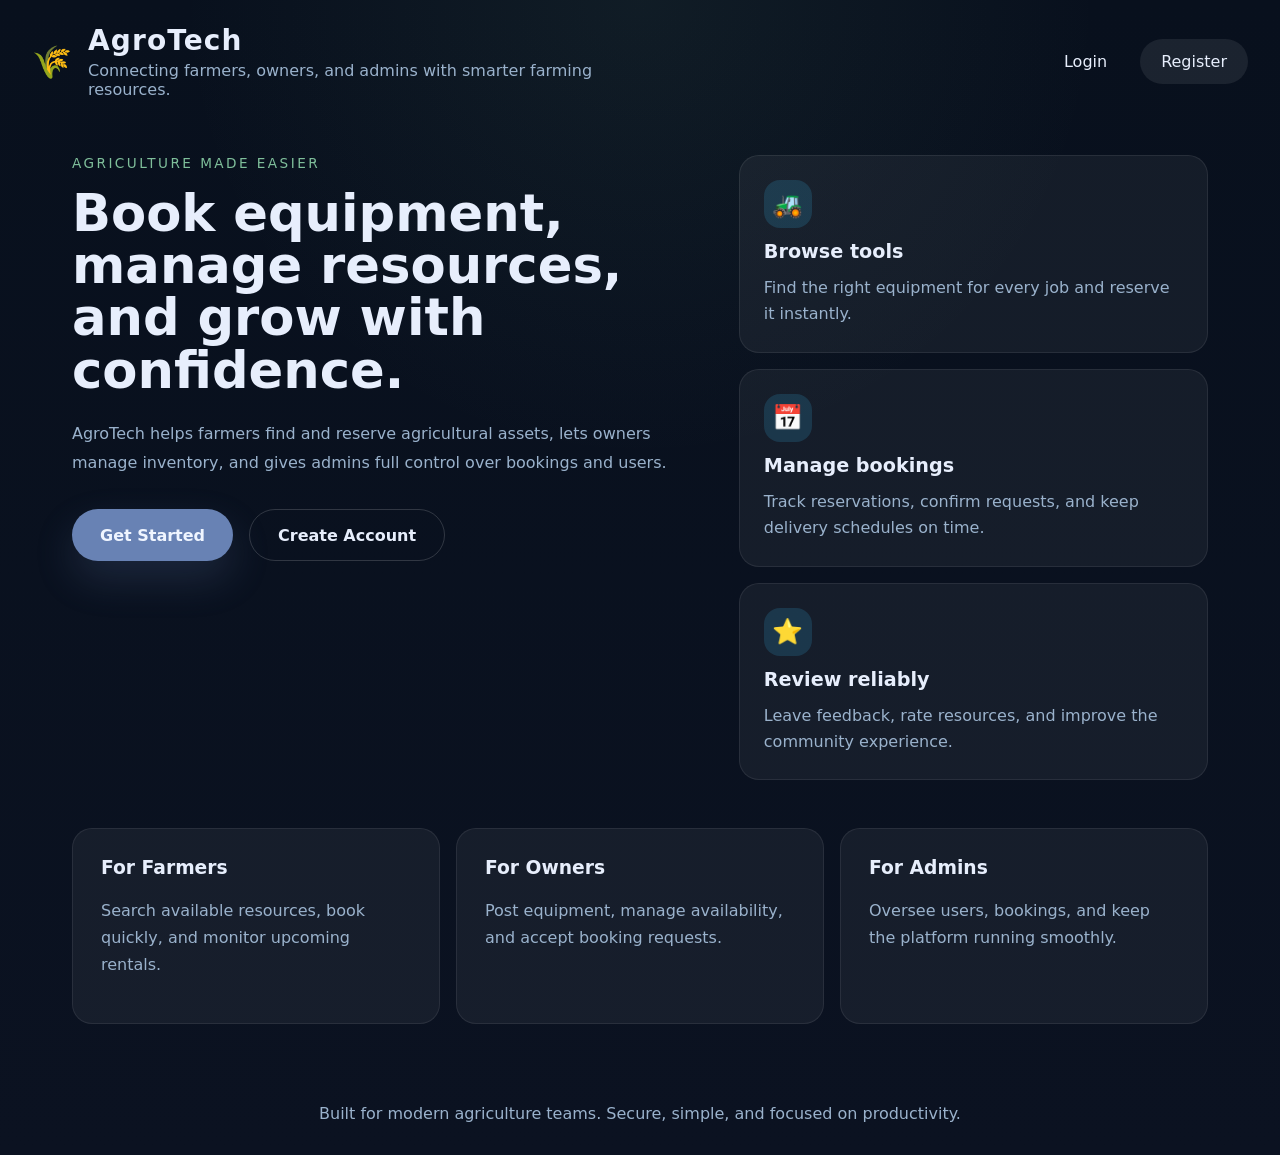
<file: index.html>
<!DOCTYPE html>
<html lang="en">
<head>
  <meta charset="UTF-8" />
  <meta name="viewport" content="width=device-width, initial-scale=1.0" />
  <title>AgroTech | Smart Resource Booking</title>
  <link rel="stylesheet" href="index.css" />
</head>
<body>
  <header class="hero-header">
    <div class="brand">
      <span class="brand-icon">🌾</span>
      <div>
        <h1 class="brand-name">AgroTech</h1>
        <p class="brand-tagline">Connecting farmers, owners, and admins with smarter farming resources.</p>
      </div>
    </div>

    <nav class="hero-nav">
      <a href="/pages/login/login.html">Login</a>
      <a href="/pages/register/register.html" class="btn-secondary">Register</a>
    </nav>
  </header>

  <main class="hero-main">
    <section class="hero-panel">
      <div class="hero-copy">
        <p class="eyebrow">Agriculture made easier</p>
        <h2>Book equipment, manage resources, and grow with confidence.</h2>
        <p class="hero-description">
          AgroTech helps farmers find and reserve agricultural assets, lets owners manage inventory, and gives admins full control over bookings and users.
        </p>

        <div class="hero-actions">
          <a class="btn-primary" href="/pages/login/login.html">Get Started</a>
          <a class="btn-outline" href="/pages/register/register.html">Create Account</a>
        </div>
      </div>

      <div class="hero-visual">
        <div class="hero-card">
          <div class="card-icon">🚜</div>
          <h3>Browse tools</h3>
          <p>Find the right equipment for every job and reserve it instantly.</p>
        </div>
        <div class="hero-card">
          <div class="card-icon">📅</div>
          <h3>Manage bookings</h3>
          <p>Track reservations, confirm requests, and keep delivery schedules on time.</p>
        </div>
        <div class="hero-card">
          <div class="card-icon">⭐</div>
          <h3>Review reliably</h3>
          <p>Leave feedback, rate resources, and improve the community experience.</p>
        </div>
      </div>
    </section>

    <section class="feature-grid">
      <article class="feature-item">
        <h3>For Farmers</h3>
        <p>Search available resources, book quickly, and monitor upcoming rentals.</p>
      </article>
      <article class="feature-item">
        <h3>For Owners</h3>
        <p>Post equipment, manage availability, and accept booking requests.</p>
      </article>
      <article class="feature-item">
        <h3>For Admins</h3>
        <p>Oversee users, bookings, and keep the platform running smoothly.</p>
      </article>
    </section>
  </main>

  <footer class="hero-footer">
    <p>Built for modern agriculture teams. Secure, simple, and focused on productivity.</p>
  </footer>

  <script src="index.js"></script>
</body>
</html>
</file>
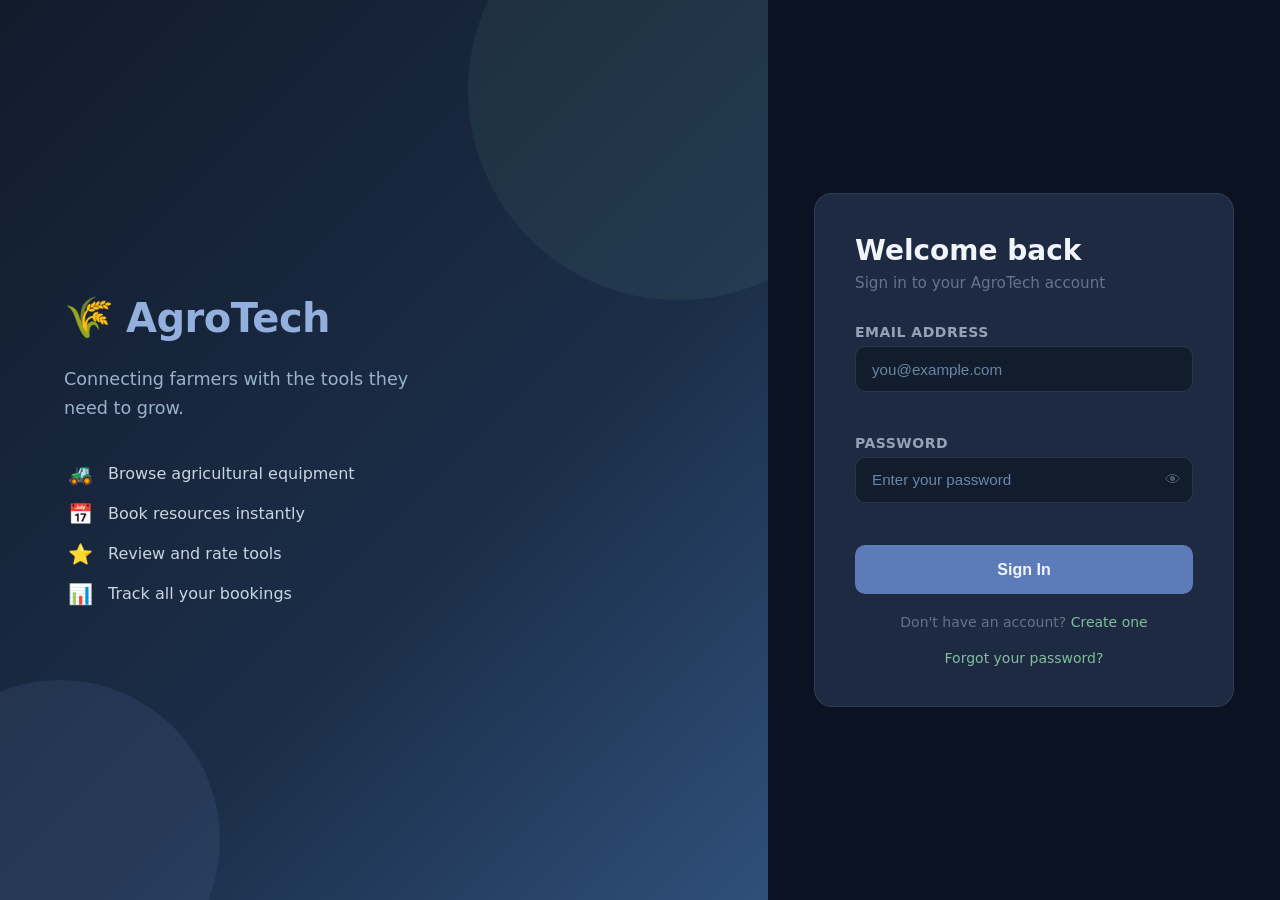
<file: pages/admin-bookings/adminbooking.html>
<!DOCTYPE html>
<html lang="en">
<head>
  <meta charset="UTF-8" />
  <meta name="viewport" content="width=device-width, initial-scale=1.0"/>
  <title>All Bookings — AgroTech Admin</title>
  <link rel="stylesheet" href="../../shared/navbar.css" />
  <link rel="stylesheet" href="adminbooking.css" />
</head>
<body>
  <div id="navbar"></div>

  <main class="main">
    <div class="page-header">
      <div>
        <h1 class="page-title">All Bookings</h1>
        <p class="page-subtitle">Full platform booking overview</p>
      </div>
      <div class="search-wrap">
        <input type="text" id="search-input" placeholder="🔍 Search farmer or resource..." oninput="filterBookings()" />
      </div>
    </div>

    <div id="loading" class="loading-state">
      <div class="spinner"></div>
      <p>Loading bookings...</p>
    </div>

    <div id="error-state" class="empty-state hidden">
      <span class="empty-icon">⚠️</span>
      <p id="error-text">Failed to load bookings.</p>
      <button class="btn-primary" onclick="loadBookings()">Try Again</button>
    </div>

    <div id="empty-state" class="empty-state hidden">
      <span class="empty-icon">📅</span>
      <p>No bookings found.</p>
    </div>

    <div id="table-wrap" class="table-wrap hidden">
      <table class="data-table">
        <thead>
          <tr>
            <th>#</th>
            <th>Owner</th>
            <th>Resource</th>
            <th>Farmer</th>
            <th>Start</th>
            <th>End</th>
            <th>Actions</th>
          </tr>
        </thead>
        <tbody id="bookings-tbody"></tbody>
      </table>
    </div>
  </main>

  <!-- Delete Confirm Modal -->
  <div id="delete-modal" class="modal-overlay hidden">
    <div class="modal">
      <div class="modal-header">
        <h3 class="modal-title">Delete Booking</h3>
        <button class="modal-close" onclick="closeDeleteModal()">✕</button>
      </div>
      <div class="modal-body">
        <p class="confirm-text">Delete booking <strong id="delete-label"></strong>? This action cannot be undone.</p>
        <div class="modal-actions">
          <button class="btn-secondary" onclick="closeDeleteModal()">Cancel</button>
          <button class="btn-danger" id="confirm-delete-btn" onclick="confirmDelete()">
            <span id="delete-btn-text">Delete</span>
            <span id="delete-spinner" class="spinner-sm hidden"></span>
          </button>
        </div>
      </div>
    </div>
  </div>

  <script src="../../shared/auth.js"></script>
  <script src="../../shared/api.js"></script>
  <script src="../../shared/navbar.js"></script>
  <script src="adminbooking.js"></script>
</body>
</html>
</file>
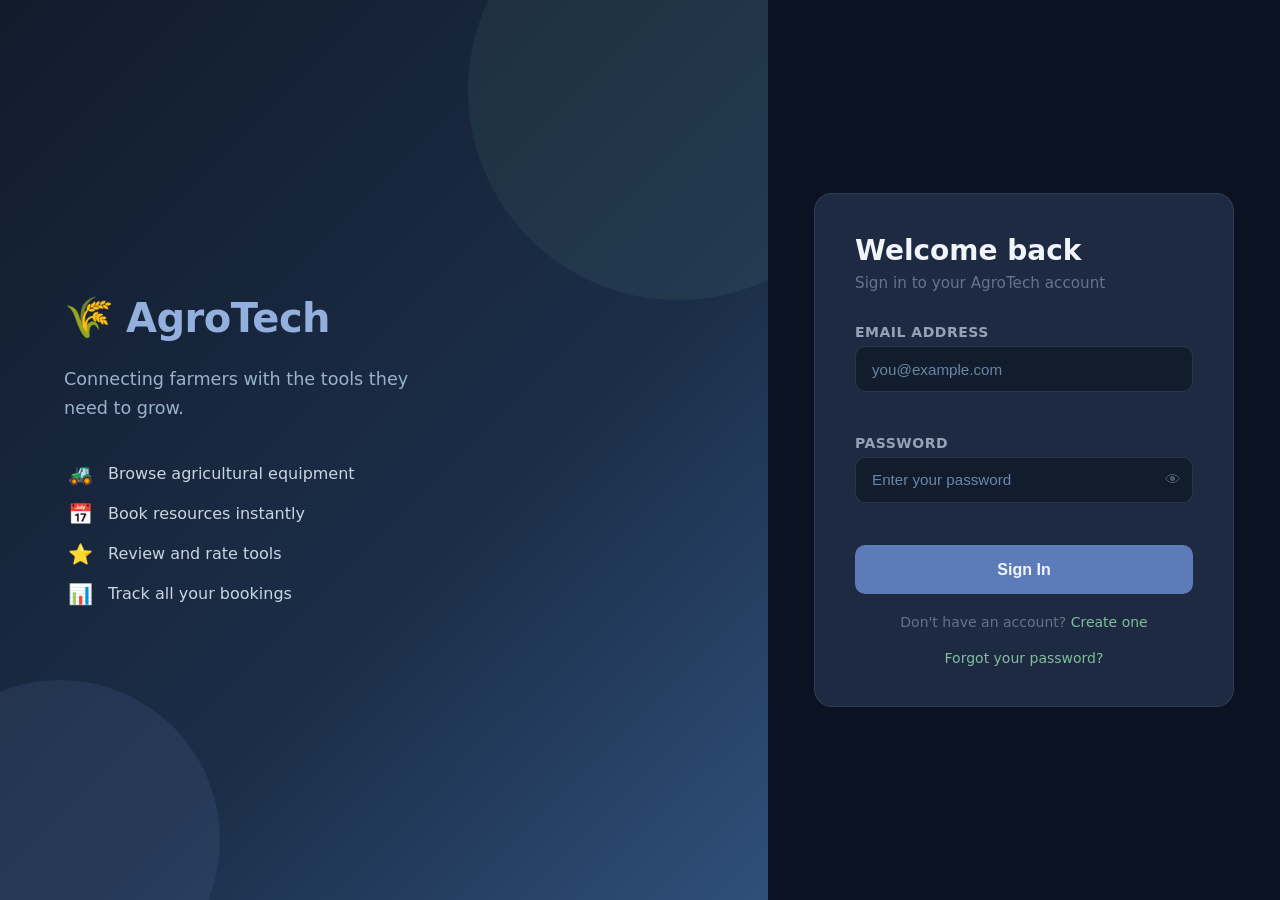
<file: pages/admin-users/adminuser.html>
<!DOCTYPE html>
<html lang="en">
<head>
  <meta charset="UTF-8" />
  <meta name="viewport" content="width=device-width, initial-scale=1.0"/>
  <title>Users — AgroTech Admin</title>
  <link rel="stylesheet" href="../../shared/navbar.css" />
  <link rel="stylesheet" href="adminuser.css" />
</head>
<body>
  <div id="navbar"></div>

  <main class="main">
    <div class="page-header">
      <div>
        <h1 class="page-title">Users</h1>
      </div>
      <div class="header-actions">
        <div class="search-wrap">
          <input type="text" id="search-input" placeholder="🔍 Search by name..." oninput="filterUsers()" />
        </div>
        <select id="role-filter" onchange="filterUsers()">
          <option value="">All Roles</option>
          <option value="Farmer">Farmer</option>
          <option value="Owner">Owner</option>
          <option value="Admin">Admin</option>
        </select>
      </div>
    </div>

    <div id="loading" class="loading-state">
      <div class="spinner"></div>
      <p>Loading users...</p>
    </div>

    <div id="error-state" class="empty-state hidden">
      <span class="empty-icon">⚠️</span>
      <p id="error-text">Failed to load users.</p>
      <button class="btn-primary" onclick="loadUsers()">Try Again</button>
    </div>

    <div id="empty-state" class="empty-state hidden">
      <span class="empty-icon">👥</span>
      <p>No users found.</p>
    </div>

    <div id="table-wrap" class="table-wrap hidden">
      <table class="data-table">
        <thead>
          <tr>
            <th>#</th>
            <th>Full Name</th>
            <th>Email</th>
            <th>Phone</th>
            <th>Role</th>
            <th>Actions</th>
          </tr>
        </thead>
        <tbody id="users-tbody"></tbody>
      </table>
    </div>
  </main>

  <!-- Delete Confirm Modal -->
  <div id="delete-modal" class="modal-overlay hidden">
    <div class="modal">
      <div class="modal-header">
        <h3 class="modal-title">Delete User</h3>
        <button class="modal-close" onclick="closeDeleteModal()">✕</button>
      </div>
      <div class="modal-body">
        <p class="confirm-text">Are you sure you want to delete <strong id="delete-name"></strong>? This action cannot be undone.</p>
        <div class="modal-actions">
          <button class="btn-secondary" onclick="closeDeleteModal()">Cancel</button>
          <button class="btn-danger" id="confirm-delete-btn" onclick="confirmDelete()">
            <span id="delete-btn-text">Delete</span>
            <span id="delete-spinner" class="spinner-sm hidden"></span>
          </button>
        </div>
      </div>
    </div>
  </div>

  <script src="../../shared/auth.js"></script>
  <script src="../../shared/api.js"></script>
  <script src="../../shared/navbar.js"></script>
  <script src="adminuser.js"></script>
</body>
</html>
</file>
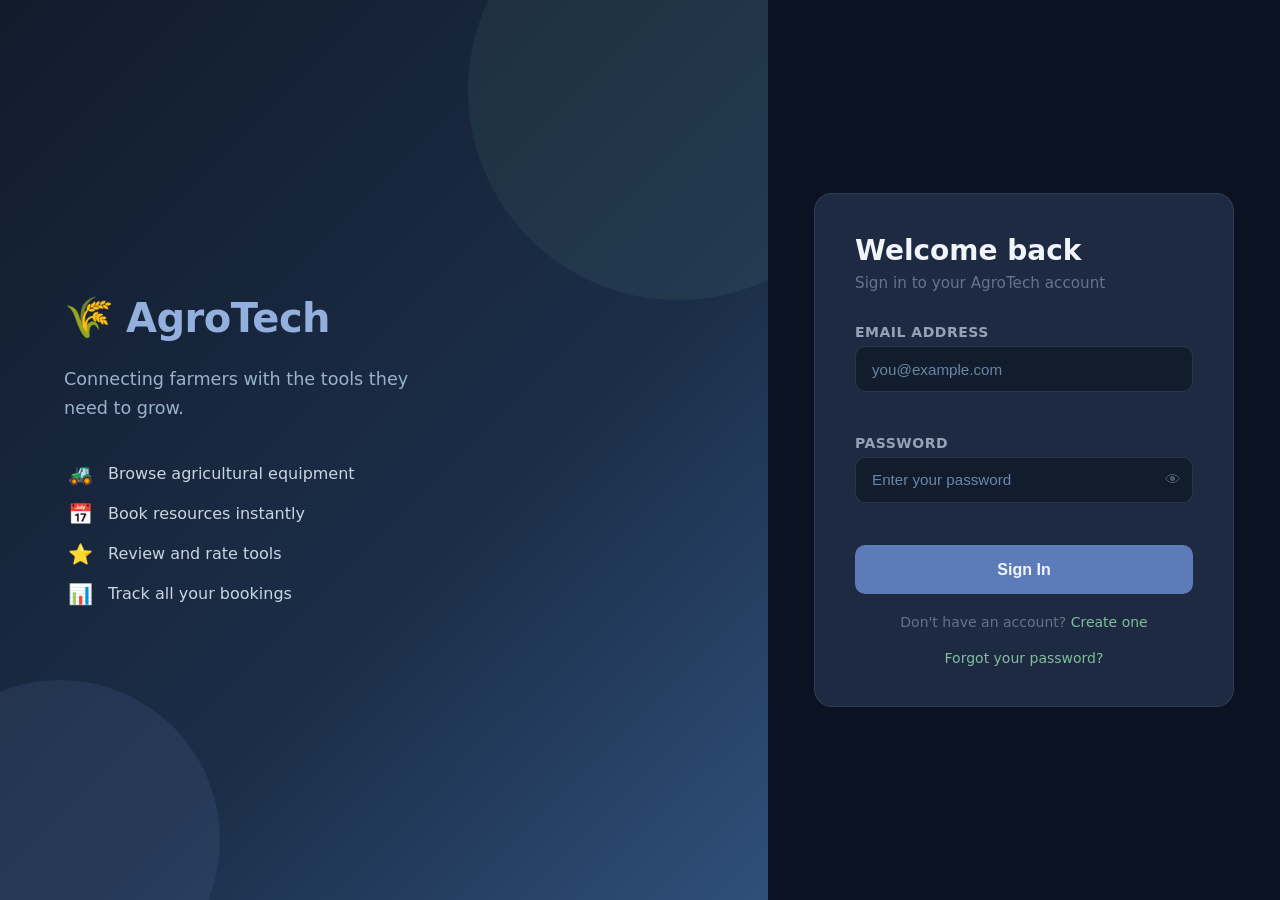
<file: pages/bookings/booking.html>
<!DOCTYPE html>
<html lang="en">
<head>
  <meta charset="UTF-8" />
  <meta name="viewport" content="width=device-width, initial-scale=1.0"/>
  <title>My Bookings — AgroTech</title>
  <link rel="stylesheet" href="../../shared/navbar.css" />
  <link rel="stylesheet" href="booking.css" />
</head>
<body>
  <div id="navbar"></div>

  <main class="main">
    <div class="page-header">
      <div>
        <h1 class="page-title">My Bookings</h1>
        <p class="page-subtitle">Track all your resource booking requests</p>
      </div>
      <div class="filter-wrap">
        <select id="status-filter" onchange="filterBookings()">
          <option value="">All Statuses</option>
          <option value="1">Pending</option>
          <option value="2">Approved</option>
          <option value="3">Rejected</option>
        </select>
      </div>
    </div>

    <div id="loading" class="loading-state">
      <div class="spinner"></div>
      <p>Loading bookings...</p>
    </div>

    <div id="error-state" class="empty-state hidden">
      <span class="empty-icon">⚠️</span>
      <p id="error-text">Failed to load bookings.</p>
      <button class="btn-primary" onclick="loadBookings()">Try Again</button>
    </div>

    <div id="empty-state" class="empty-state hidden">
      <span class="empty-icon">📅</span>
      <p>No bookings found.</p>
      <a href="/pages/resources/resource.html" class="btn-primary" style="text-decoration:none; margin-top:0.5rem;">Browse Resources</a>
    </div>

    <div id="bookings-list" class="bookings-list hidden"></div>
  </main>

  <script src="../../shared/auth.js"></script>
  <script src="../../shared/api.js"></script>
  <script src="../../shared/navbar.js"></script>
  <script src="booking.js"></script>
</body>
</html>
</file>
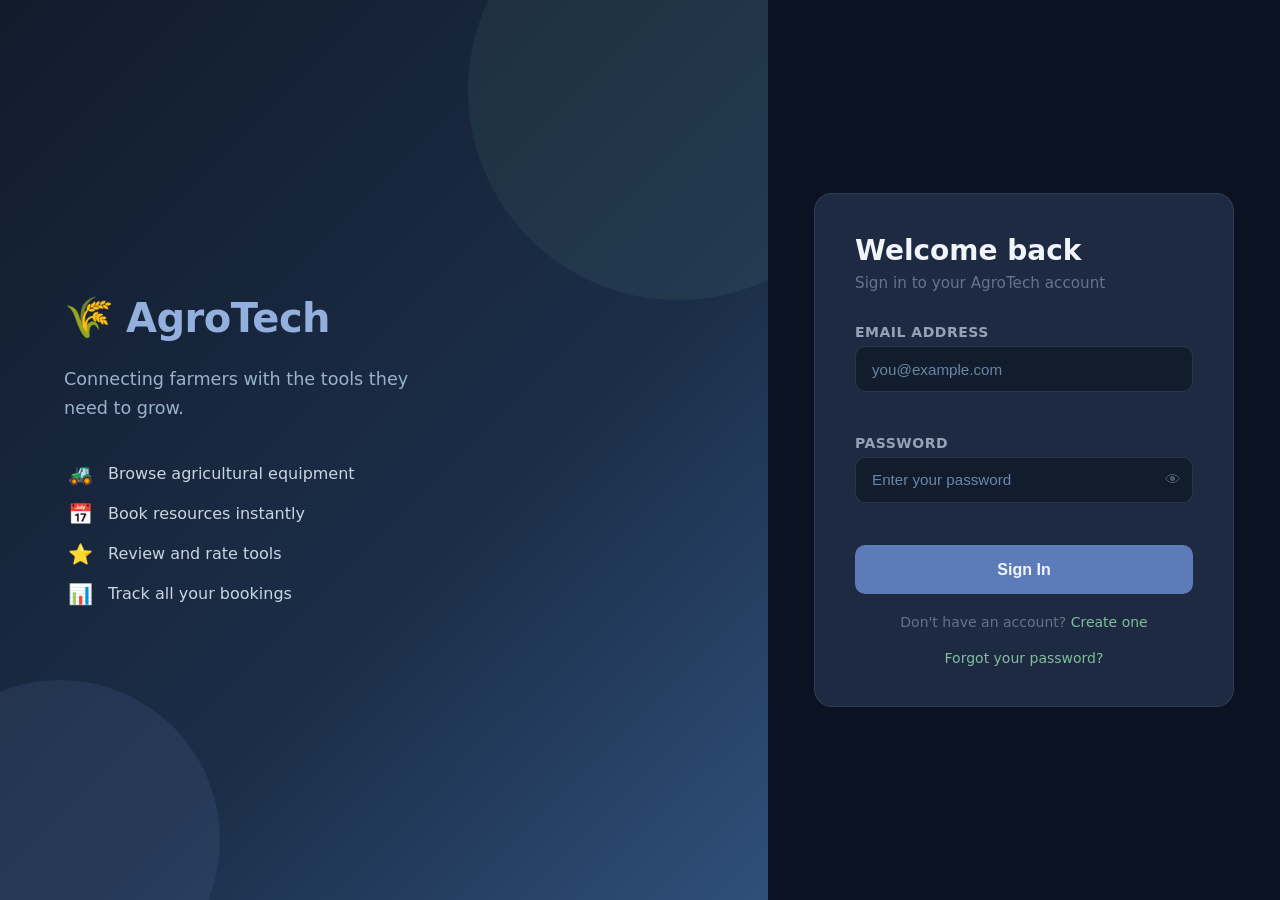
<file: pages/login/login.html>
<!DOCTYPE html>
<html lang="en">
<head>
  <meta charset="UTF-8" />
  <meta name="viewport" content="width=device-width, initial-scale=1.0"/>
  <title>Login — AgroTech</title>
  <link rel="stylesheet" href="login.css" />
</head>
<body>
  <div class="login-wrapper">
    <!-- Left Panel -->
    <div class="login-panel-left">
      <div class="brand">
        <span class="brand-icon">🌾</span>
        <h1 class="brand-name">AgroTech</h1>
      </div>
      <p class="brand-tagline">Connecting farmers with the tools they need to grow.</p>
      <ul class="feature-list">
        <li><span class="feat-icon">🚜</span> Browse agricultural equipment</li>
        <li><span class="feat-icon">📅</span> Book resources instantly</li>
        <li><span class="feat-icon">⭐</span> Review and rate tools</li>
        <li><span class="feat-icon">📊</span> Track all your bookings</li>
      </ul>
    </div>

    <!-- Right Panel -->
    <div class="login-panel-right">
      <div class="form-card">
        <h2 class="form-title">Welcome back</h2>
        <p class="form-subtitle">Sign in to your AgroTech account</p>

        <div id="error-msg" class="alert alert-error hidden"></div>
        <div id="success-msg" class="alert alert-success hidden"></div>

        <form id="login-form" novalidate>
          <div class="form-group">
            <label for="email">Email address</label>
            <input type="email" id="email" placeholder="you@example.com" autocomplete="email" />
            <span class="field-error" id="email-error"></span>
          </div>

          <div class="form-group">
            <label for="password">Password</label>
            <div class="input-password-wrap">
              <input type="password" id="password" placeholder="Enter your password" autocomplete="current-password" />
              <button type="button" class="toggle-pw" onclick="togglePassword()">👁</button>
            </div>
            <span class="field-error" id="password-error"></span>
          </div>

          <button type="submit" class="btn-primary" id="submit-btn">
            <span id="btn-text">Sign In</span>
            <span id="btn-spinner" class="spinner hidden"></span>
          </button>
        </form>

        <p class="form-footer">
          Don't have an account? <a href="/pages/register/register.html">Create one</a>
        </p>
        <p class="form-footer">
          <a href="/pages/forgot-password/forgot-password.html">Forgot your password?</a>
        </p>
      </div>
    </div>
  </div>

  <script src="../../shared/auth.js"></script>
  <script src="../../shared/api.js"></script>
  <script src="login.js"></script>
</body>
</html>
</file>
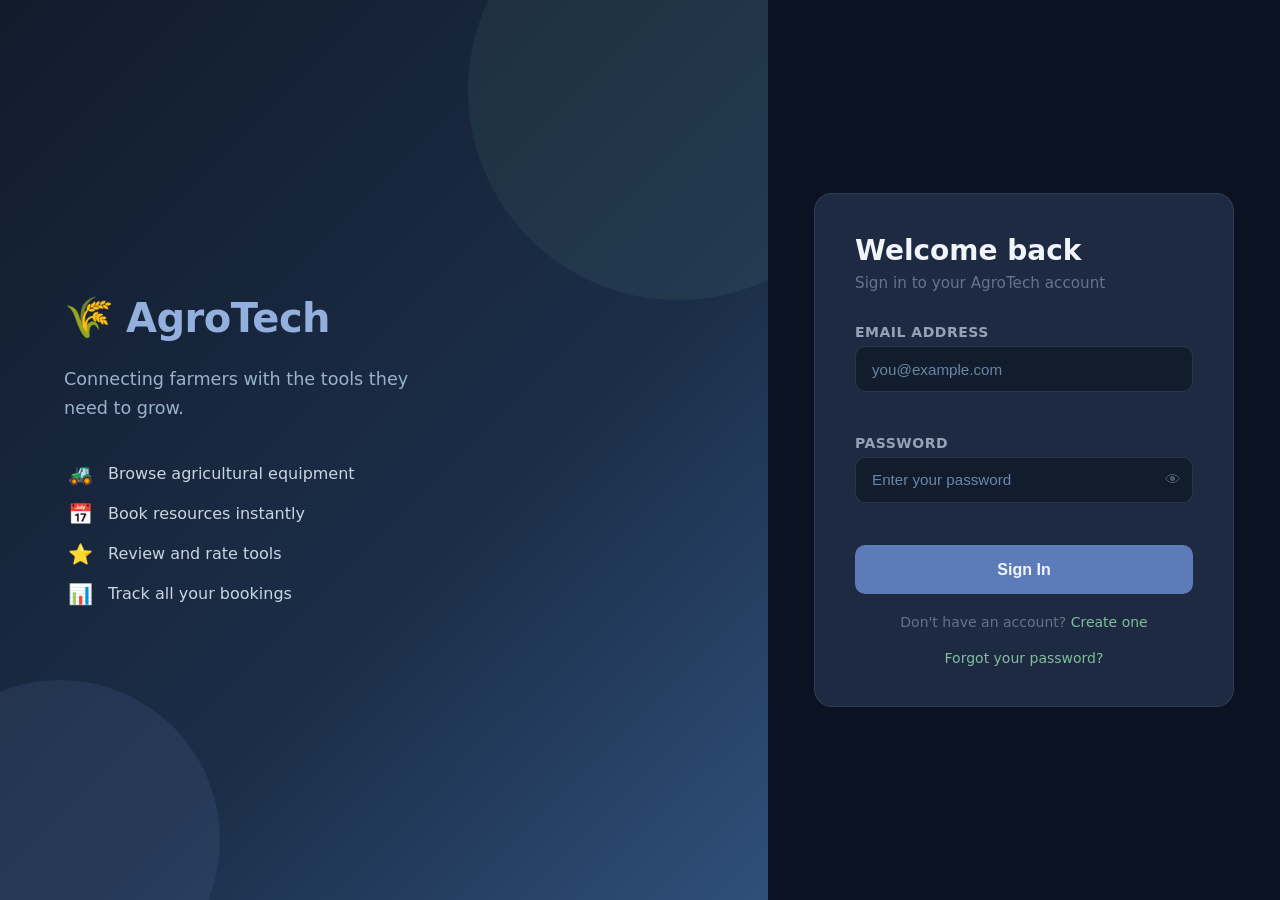
<file: pages/owner-bookings/ownerbooking.html>
<!DOCTYPE html>
<html lang="en">
<head>
  <meta charset="UTF-8" />
  <meta name="viewport" content="width=device-width, initial-scale=1.0"/>
  <title>Pending Bookings — AgroTech</title>
  <link rel="stylesheet" href="../../shared/navbar.css" />
  <link rel="stylesheet" href="ownerbooking.css" />
</head>
<body>
  <div id="navbar"></div>

  <main class="main">
    <div class="page-header">
      <div>
        <h1 class="page-title">Pending Bookings</h1>
        <p class="page-subtitle">Review and respond to farmer booking requests</p>
      </div>
      <div id="pending-count-badge" class="count-badge hidden"></div>
    </div>

    <div id="loading" class="loading-state">
      <div class="spinner"></div>
      <p>Loading booking requests...</p>
    </div>

    <div id="error-state" class="empty-state hidden">
      <span class="empty-icon">⚠️</span>
      <p id="error-text">Failed to load bookings.</p>
      <button class="btn-primary" onclick="loadPendingBookings()">Try Again</button>
    </div>

    <div id="empty-state" class="empty-state hidden">
      <span class="empty-icon">✅</span>
      <p>No pending bookings. You're all caught up!</p>
    </div>

    <div id="bookings-list" class="bookings-list hidden"></div>
  </main>

  <script src="../../shared/auth.js"></script>
  <script src="../../shared/api.js"></script>
  <script src="../../shared/navbar.js"></script>
  <script src="ownerbooking.js"></script>
</body>
</html>
</file>
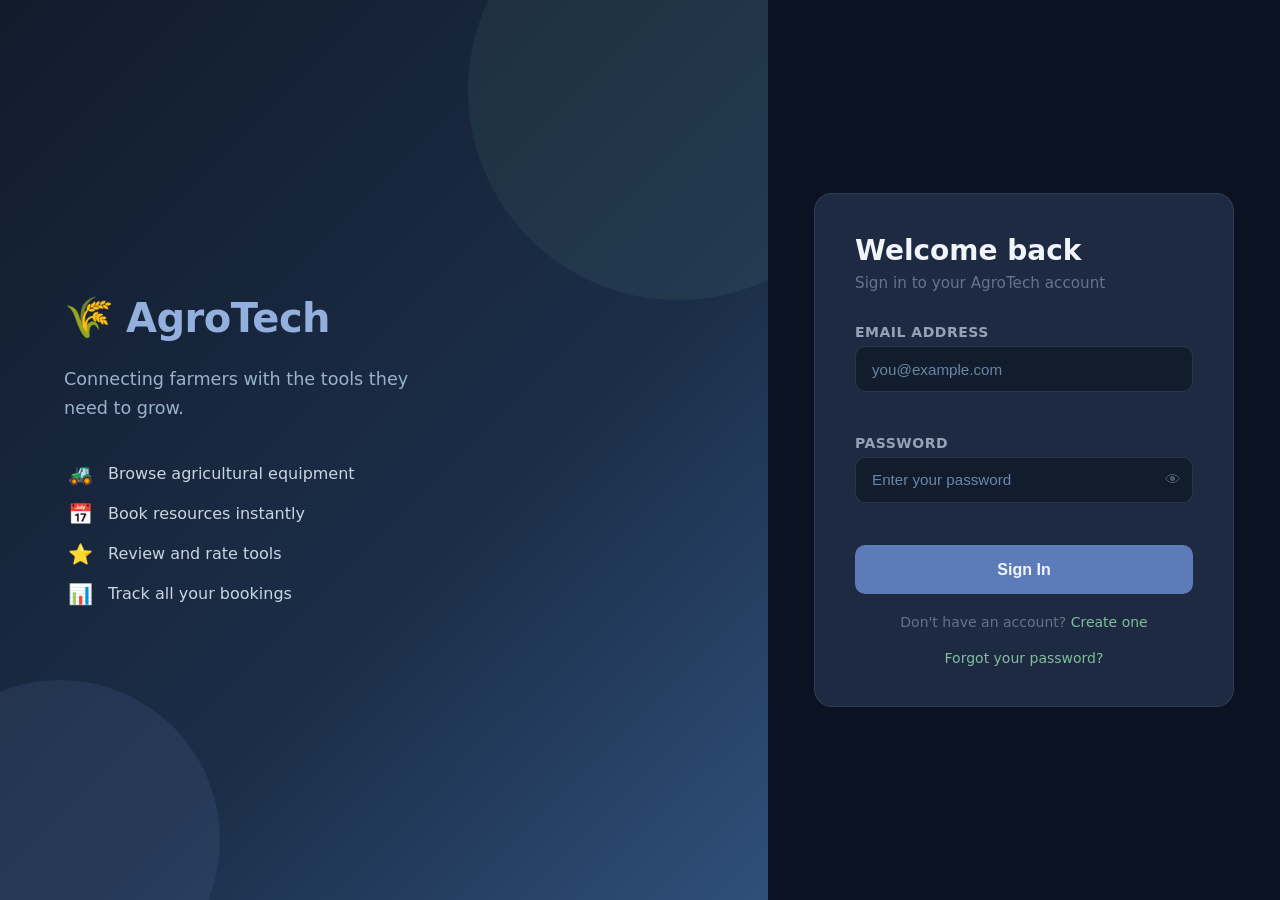
<file: pages/owner-resources/ownerresource.html>
<!DOCTYPE html>
<html lang="en">
<head>
  <meta charset="UTF-8" />
  <meta name="viewport" content="width=device-width, initial-scale=1.0"/>
  <title>My Resources — AgroTech</title>
  <link rel="stylesheet" href="../../shared/navbar.css" />
  <link rel="stylesheet" href="ownerresource.css" />
</head>
<body>
  <div id="navbar"></div>

  <main class="main">
    <div class="page-header">
      <div>
        <h1 class="page-title">My Resources</h1>
        <p class="page-subtitle">Manage your listed agricultural tools and equipment</p>
      </div>
      <button class="btn-primary" onclick="openModal()">＋ Add Resource</button>
    </div>

    <div id="loading" class="loading-state">
      <div class="spinner"></div>
      <p>Loading resources...</p>
    </div>

    <div id="error-state" class="empty-state hidden">
      <span class="empty-icon">⚠️</span>
      <p id="error-text">Failed to load resources.</p>
      <button class="btn-primary" onclick="loadResources()">Try Again</button>
    </div>

    <div id="empty-state" class="empty-state hidden">
      <span class="empty-icon">🚜</span>
      <p>No resources listed yet. Add your first one!</p>
    </div>

    <div id="resources-grid" class="resources-grid hidden"></div>
  </main>

  <!-- Add / Edit Modal -->
  <div id="resource-modal" class="modal-overlay hidden">
    <div class="modal">
      <div class="modal-header">
        <h3 class="modal-title" id="modal-title">Add Resource</h3>
        <button class="modal-close" onclick="closeModal()">✕</button>
      </div>
      <div class="modal-body">
        <div id="form-error" class="alert alert-error hidden"></div>
        <div id="form-success" class="alert alert-success hidden"></div>
        <form id="resource-form" novalidate>
          <input type="hidden" id="edit-id" value="" />

          <div class="form-group">
            <label>Resource Name</label>
            <input type="text" id="res-name" placeholder="e.g. Tractor, Power Tiller..." maxlength="100" />
            <span class="field-error" id="name-error"></span>
          </div>

          <div class="form-group">
            <label>Description</label>
            <textarea id="res-desc" placeholder="Describe the tool, its condition, availability..." rows="3" maxlength="500"></textarea>
            <span class="field-error" id="desc-error"></span>
          </div>

          <div class="form-group">
            <label>Image <span class="optional">(optional)</span></label>
            <input type="file" id="res-image" accept="image/*" class="file-input" />
            <div id="image-preview-wrap" class="image-preview-wrap hidden">
              <img id="image-preview" src="" alt="Preview" class="image-preview" />
              <button type="button" class="btn-remove-img" onclick="clearImage()">✕ Remove</button>
            </div>
          </div>

          <div class="modal-actions">
            <button type="button" class="btn-secondary" onclick="closeModal()">Cancel</button>
            <button type="submit" class="btn-primary" id="save-btn">
              <span id="save-btn-text">Save Resource</span>
              <span id="save-spinner" class="spinner-sm hidden"></span>
            </button>
          </div>
        </form>
      </div>
    </div>
  </div>

  <!-- Delete Confirm Modal -->
  <div id="delete-modal" class="modal-overlay hidden">
    <div class="modal modal-sm">
      <div class="modal-header">
        <h3 class="modal-title">Delete Resource</h3>
        <button class="modal-close" onclick="closeDeleteModal()">✕</button>
      </div>
      <div class="modal-body">
        <p class="confirm-text">Are you sure you want to delete <strong id="delete-name"></strong>? This action cannot be undone.</p>
        <div class="modal-actions">
          <button class="btn-secondary" onclick="closeDeleteModal()">Cancel</button>
          <button class="btn-danger" id="confirm-delete-btn" onclick="confirmDelete()">
            <span id="delete-btn-text">Delete</span>
            <span id="delete-spinner" class="spinner-sm hidden"></span>
          </button>
        </div>
      </div>
    </div>
  </div>

  <script src="../../shared/auth.js"></script>
  <script src="../../shared/api.js"></script>
  <script src="../../shared/navbar.js"></script>
  <script src="ownerresource.js"></script>
</body>
</html>
</file>
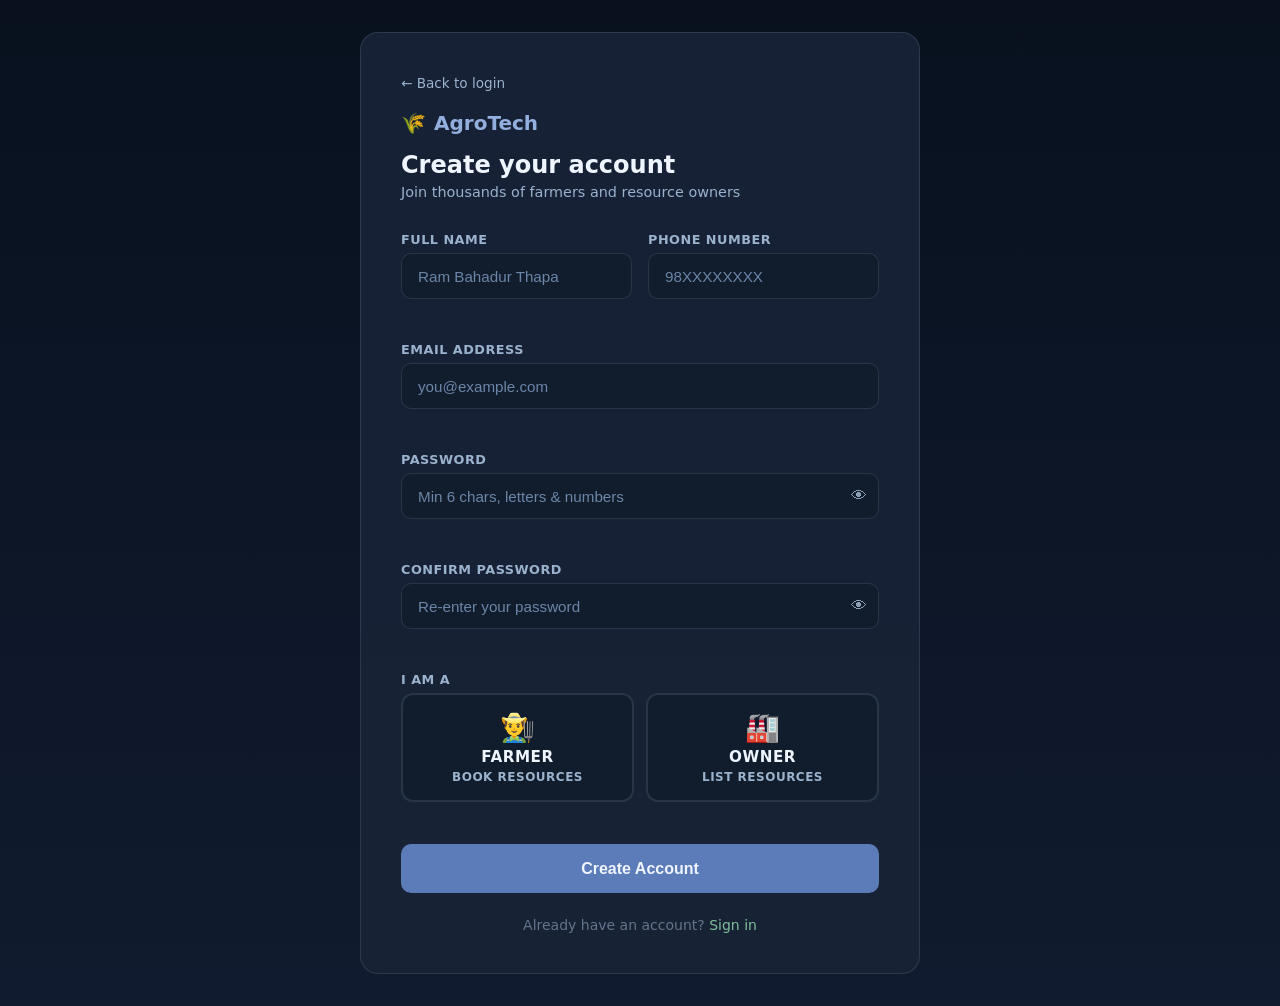
<file: pages/register/register.html>
<!DOCTYPE html>
<html lang="en">
<head>
  <meta charset="UTF-8" />
  <meta name="viewport" content="width=device-width, initial-scale=1.0"/>
  <title>Register — AgroTech</title>
  <link rel="stylesheet" href="register.css" />
</head>
<body>
  <div class="register-wrapper">
    <div class="register-card">
      <!-- Header -->
      <div class="card-header">
        <a href="/pages/login/login.html" class="back-link">← Back to login</a>
        <div class="brand">
          <span>🌾</span>
          <span class="brand-name">AgroTech</span>
        </div>
        <h2 class="form-title">Create your account</h2>
        <p class="form-subtitle">Join thousands of farmers and resource owners</p>
      </div>

      <div id="error-msg" class="alert alert-error hidden"></div>
      <div id="success-msg" class="alert alert-success hidden"></div>

      <form id="register-form" novalidate>
        <div class="form-row">
          <div class="form-group">
            <label for="fullName">Full Name</label>
            <input type="text" id="fullName" placeholder="Ram Bahadur Thapa" />
            <span class="field-error" id="fullName-error"></span>
          </div>
          <div class="form-group">
            <label for="phone">Phone Number</label>
            <input type="tel" id="phone" placeholder="98XXXXXXXX" maxlength="10" />
            <span class="field-error" id="phone-error"></span>
          </div>
        </div>

        <div class="form-group">
          <label for="email">Email Address</label>
          <input type="email" id="email" placeholder="you@example.com" />
          <span class="field-error" id="email-error"></span>
        </div>

        <div class="form-group">
          <label for="password">Password</label>
          <div class="input-password-wrap">
            <input type="password" id="password" placeholder="Min 6 chars, letters & numbers" />
            <button type="button" class="toggle-pw" onclick="togglePassword('password')">👁</button>
          </div>
          <span class="field-error" id="password-error"></span>
        </div>

        <div class="form-group">
          <label for="confirmPassword">Confirm Password</label>
          <div class="input-password-wrap">
            <input type="password" id="confirmPassword" placeholder="Re-enter your password" />
            <button type="button" class="toggle-pw" onclick="togglePassword('confirmPassword')">👁</button>
          </div>
          <span class="field-error" id="confirmPassword-error"></span>
        </div>

        <div class="form-group">
          <label>I am a</label>
          <div class="role-selector">
            <label class="role-option">
              <input type="radio" name="role" value="Farmer" />
              <span class="role-card">
                <span class="role-icon">👨‍🌾</span>
                <span class="role-label">Farmer</span>
                <span class="role-desc">Book resources</span>
              </span>
            </label>
            <label class="role-option">
              <input type="radio" name="role" value="Owner" />
              <span class="role-card">
                <span class="role-icon">🏭</span>
                <span class="role-label">Owner</span>
                <span class="role-desc">List resources</span>
              </span>
            </label>
          </div>
          <span class="field-error" id="role-error"></span>
        </div>

        <button type="submit" class="btn-primary" id="submit-btn">
          <span id="btn-text">Create Account</span>
          <span id="btn-spinner" class="spinner hidden"></span>
        </button>
      </form>

      <p class="form-footer">
        Already have an account? <a href="/pages/login/login.html">Sign in</a>
      </p>
    </div>
  </div>

  <script src="../../shared/auth.js"></script>
  <script src="../../shared/api.js"></script>
  <script src="register.js"></script>
</body>
</html>
</file>
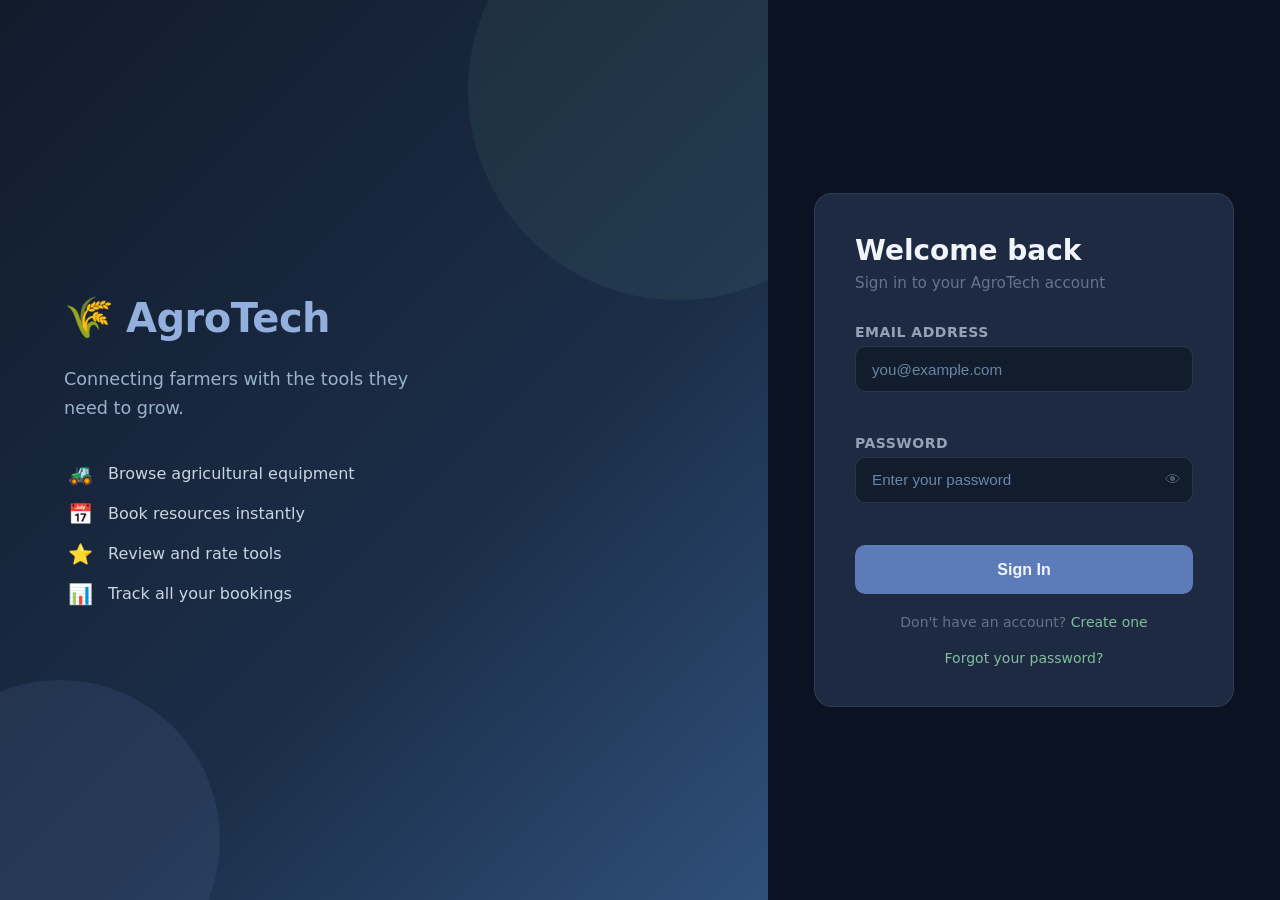
<file: pages/resources/resource.html>
<!DOCTYPE html>
<html lang="en">
<head>
  <meta charset="UTF-8" />
  <meta name="viewport" content="width=device-width, initial-scale=1.0"/>
  <title>Browse Resources — AgroTech</title>
  <link rel="stylesheet" href="../../shared/navbar.css" />
  <link rel="stylesheet" href="resource.css" />
</head>
<body>
  <div id="navbar"></div>

  <main class="main">
    <div class="page-header">
      <div>
        <h1 class="page-title">Agricultural Resources</h1>
        <p class="page-subtitle">Browse and book tools available near you</p>
      </div>
      <div class="search-wrap">
        <input type="text" id="search-input" placeholder="🔍 Search resources..." oninput="filterResources()" />
      </div>
    </div>

    <div id="loading" class="loading-state">
      <div class="spinner"></div>
      <p>Loading resources...</p>
    </div>

    <div id="error-state" class="empty-state hidden">
      <span class="empty-icon">⚠️</span>
      <p id="error-text">Failed to load resources.</p>
      <button class="btn-primary" onclick="loadResources()">Try Again</button>
    </div>

    <div id="empty-state" class="empty-state hidden">
      <span class="empty-icon">🚜</span>
      <p>No resources found.</p>
    </div>

    <div id="resources-grid" class="resources-grid hidden"></div>
  </main>

  <!-- Booking Modal -->
  <div id="booking-modal" class="modal-overlay hidden">
    <div class="modal">
      <div class="modal-header">
        <h3 class="modal-title">Book Resource</h3>
        <button class="modal-close" onclick="closeModal()">✕</button>
      </div>
      <div class="modal-body">
        <p class="booking-resource-name" id="modal-resource-name"></p>
        <div id="booking-error" class="alert alert-error hidden"></div>
        <div id="booking-success" class="alert alert-success hidden"></div>
        <form id="booking-form" novalidate>
          <div class="form-group">
            <label>Start Date & Time</label>
            <input type="datetime-local" id="start-time" />
            <span class="field-error" id="start-error"></span>
          </div>
          <div class="form-group">
            <label>End Date & Time</label>
            <input type="datetime-local" id="end-time" />
            <span class="field-error" id="end-error"></span>
          </div>
          <div class="modal-actions">
            <button type="button" class="btn-secondary" onclick="closeModal()">Cancel</button>
            <button type="submit" class="btn-primary" id="book-btn">
              <span id="book-btn-text">Confirm Booking</span>
              <span id="book-spinner" class="spinner-sm hidden"></span>
            </button>
          </div>
        </form>
      </div>
    </div>
  </div>

  <script src="../../shared/auth.js"></script>
  <script src="../../shared/api.js"></script>
  <script src="../../shared/navbar.js"></script>
  <script src="resource.js"></script>
</body>
</html>
</file>
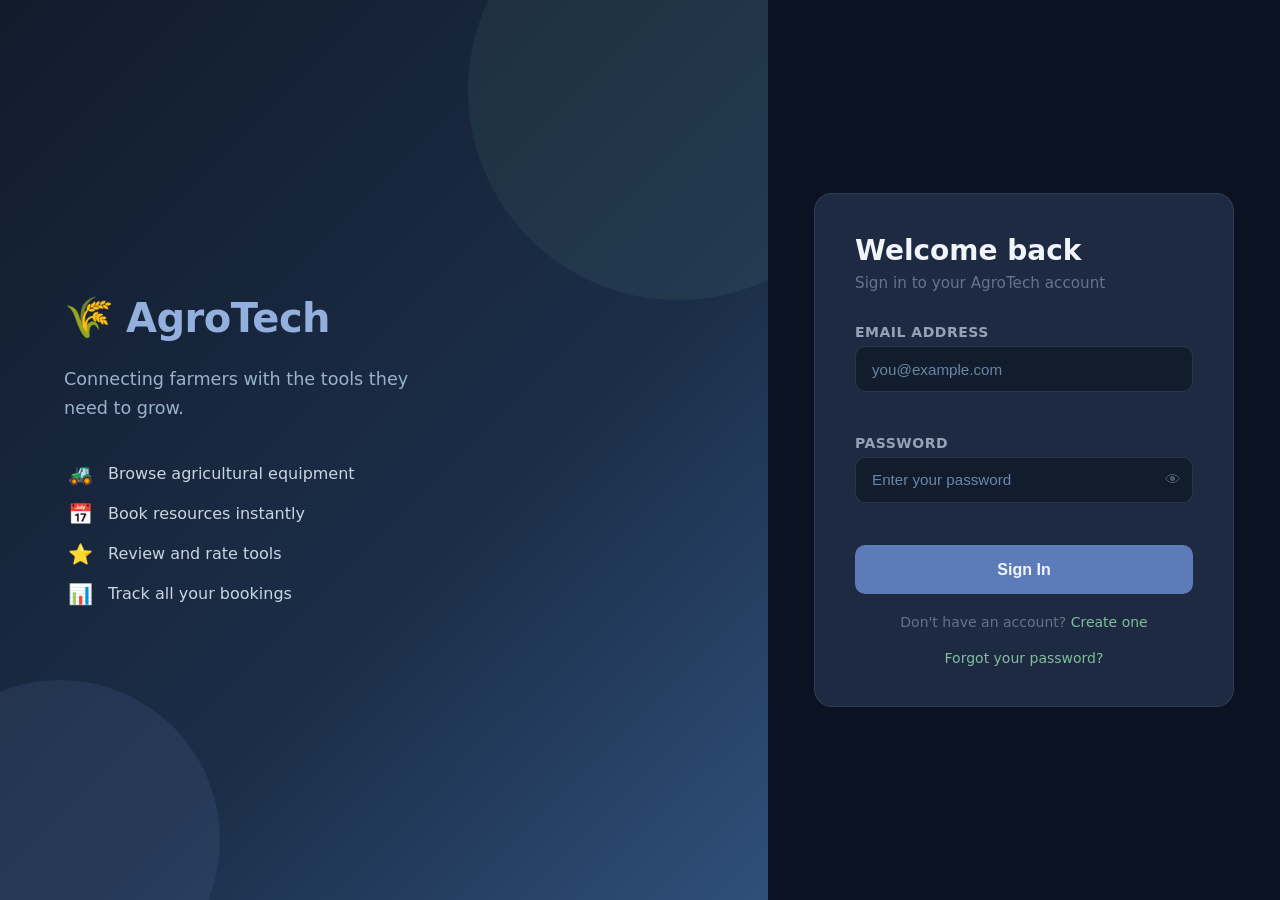
<file: pages/reviews/review.html>
<!DOCTYPE html>
<html lang="en">
<head>
  <meta charset="UTF-8" />
  <meta name="viewport" content="width=device-width, initial-scale=1.0"/>
  <title>Reviews — AgroTech</title>
  <link rel="stylesheet" href="../../shared/navbar.css" />
  <link rel="stylesheet" href="review.css" />
</head>
<body>
  <div id="navbar"></div>

  <main class="main">
    <div class="page-header">
      <div>
        <h1 class="page-title">Reviews</h1>
      </div>
      <button class="btn-primary" onclick="openReviewModal()">✍️ Write a Review</button>
    </div>

    <div id="loading" class="loading-state">
      <div class="spinner"></div>
      <p>Loading reviews...</p>
    </div>

    <div id="error-state" class="empty-state hidden">
      <span class="empty-icon">⚠️</span>
      <p id="error-text">Failed to load reviews.</p>
      <button class="btn-primary" onclick="loadReviews()">Try Again</button>
    </div>

    <div id="empty-state" class="empty-state hidden">
      <span class="empty-icon">⭐</span>
      <p>No reviews yet. Be the first to leave one!</p>
    </div>

    <div id="reviews-list" class="reviews-list hidden"></div>
  </main>

  <!-- Review Modal -->
  <div id="review-modal" class="modal-overlay hidden">
    <div class="modal">
      <div class="modal-header">
        <h3 class="modal-title">Write a Review</h3>
        <button class="modal-close" onclick="closeModal()">✕</button>
      </div>
      <div class="modal-body">
        <div id="review-error" class="alert alert-error hidden"></div>
        <div id="review-success" class="alert alert-success hidden"></div>
        <form id="review-form" novalidate>
          <div class="form-group">
            <label>Resource ID</label>
            <input type="number" id="resource-id" placeholder="Enter resource ID" min="1" />
            <span class="field-error" id="resource-error"></span>
          </div>
          <div class="form-group">
            <label>Rating</label>
            <div class="star-rating" id="star-rating">
              <span class="star" data-val="1" onclick="setRating(1)">★</span>
              <span class="star" data-val="2" onclick="setRating(2)">★</span>
              <span class="star" data-val="3" onclick="setRating(3)">★</span>
              <span class="star" data-val="4" onclick="setRating(4)">★</span>
              <span class="star" data-val="5" onclick="setRating(5)">★</span>
            </div>
            <span class="field-error" id="rating-error"></span>
          </div>
          <div class="form-group">
            <label>Comment <span class="optional">(optional)</span></label>
            <textarea id="comment" placeholder="Share your experience..." rows="4" maxlength="500"></textarea>
            <span class="char-count" id="char-count">0 / 500</span>
          </div>
          <div class="modal-actions">
            <button type="button" class="btn-secondary" onclick="closeModal()">Cancel</button>
            <button type="submit" class="btn-primary" id="review-btn">
              <span id="review-btn-text">Submit Review</span>
              <span id="review-spinner" class="spinner-sm hidden"></span>
            </button>
          </div>
        </form>
      </div>
    </div>
  </div>

  <script src="../../shared/auth.js"></script>
  <script src="../../shared/api.js"></script>
  <script src="../../shared/navbar.js"></script>
  <script src="review.js"></script>
</body>
</html>
</file>
<file: index.css>
:root {
  --bg: #0b1221;
  --surface: #131d34;
  --surface-soft: #1d2a44;
  --text: #e7eefc;
  --text-muted: #9ab2cc;
  --primary: #6882b4;
  --primary-dark: #496285;
  --accent: #7fbf9b;
  --border: rgba(154, 178, 206, 0.16);
}

* {
  box-sizing: border-box;
}

body {
  margin: 0;
  min-height: 100vh;
  font-family: Inter, ui-sans-serif, system-ui, sans-serif;
  background: radial-gradient(circle at top, rgba(127, 191, 155, 0.07), transparent 35%),
              linear-gradient(180deg, #08101d 0%, #0b1221 100%);
  color: var(--text);
}

a {
  color: inherit;
  text-decoration: none;
}

button {
  font: inherit;
}

.hero-header {
  display: flex;
  align-items: center;
  justify-content: space-between;
  padding: 1.5rem 2rem;
  gap: 1rem;
}

.brand {
  display: flex;
  align-items: center;
  gap: 1rem;
}

.brand-icon {
  font-size: 2rem;
}

.brand-name {
  margin: 0;
  font-size: clamp(1.75rem, 2vw, 2.5rem);
  letter-spacing: 0.04em;
}

.brand-tagline {
  margin: 0.25rem 0 0;
  color: var(--text-muted);
  max-width: 34rem;
}

.hero-nav {
  display: flex;
  align-items: center;
  gap: 0.75rem;
}

.hero-nav a {
  padding: 0.75rem 1.25rem;
  border-radius: 999px;
  transition: transform 0.2s ease, background 0.2s ease;
  border: 1px solid transparent;
}

.hero-nav a:hover {
  transform: translateY(-1px);
}

.btn-secondary {
  background: rgba(255,255,255,0.08);
  border-color: rgba(255,255,255,0.12);
}

.hero-main {
  padding: 2rem;
  max-width: 1200px;
  margin: 0 auto;
}

.hero-panel {
  display: grid;
  grid-template-columns: 1.15fr 0.85fr;
  gap: 2rem;
  align-items: stretch;
}

.eyebrow {
  margin: 0 0 1rem;
  color: var(--accent);
  letter-spacing: 0.18em;
  text-transform: uppercase;
  font-size: 0.85rem;
}

.hero-panel h2 {
  margin: 0;
  font-size: clamp(2.75rem, 4vw, 4.25rem);
  line-height: 1.02;
}

.hero-description {
  margin: 1.5rem 0 2rem;
  max-width: 42rem;
  color: var(--text-muted);
  line-height: 1.8;
}

.hero-actions {
  display: flex;
  flex-wrap: wrap;
  gap: 1rem;
}

.btn-primary,
.btn-outline {
  display: inline-flex;
  align-items: center;
  justify-content: center;
  padding: 0.95rem 1.75rem;
  border-radius: 999px;
  font-weight: 600;
  transition: transform 0.2s ease, box-shadow 0.2s ease;
}

.btn-primary {
  background: var(--primary);
  color: #eff5ff;
  box-shadow: 0 18px 40px rgba(104, 130, 180, 0.2);
}

.btn-outline {
  border: 1px solid rgba(255,255,255,0.16);
  color: var(--text);
  background: transparent;
}

.btn-primary:hover,
.btn-outline:hover {
  transform: translateY(-2px);
}

.hero-visual {
  display: grid;
  gap: 1rem;
  align-content: center;
}

.hero-card {
  background: rgba(255,255,255,0.05);
  border: 1px solid rgba(255,255,255,0.08);
  border-radius: 1.25rem;
  padding: 1.5rem;
  min-height: 10rem;
  display: grid;
  gap: 0.75rem;
}

.card-icon {
  width: 3rem;
  height: 3rem;
  display: grid;
  place-items: center;
  border-radius: 1rem;
  background: rgba(56, 189, 248, 0.16);
  font-size: 1.55rem;
}

.hero-card h3 {
  margin: 0;
  font-size: 1.2rem;
}

.hero-card p {
  margin: 0;
  color: var(--text-muted);
  line-height: 1.65;
}

.feature-grid {
  display: grid;
  grid-template-columns: repeat(3, minmax(0, 1fr));
  gap: 1rem;
  margin-top: 3rem;
}

.feature-item {
  background: rgba(255,255,255,0.05);
  border: 1px solid rgba(255,255,255,0.08);
  border-radius: 1.25rem;
  padding: 1.75rem;
}

.feature-item h3 {
  margin-top: 0;
}

.feature-item p {
  color: var(--text-muted);
  line-height: 1.7;
}

.hero-footer {
  margin: 3rem auto 2rem;
  max-width: 980px;
  text-align: center;
  color: var(--text-muted);
}

@media (max-width: 980px) {
  .hero-panel {
    grid-template-columns: 1fr;
  }
}

@media (max-width: 720px) {
  .hero-header,
  .hero-main {
    padding: 1.25rem;
  }

  .hero-nav {
    flex-wrap: wrap;
    justify-content: flex-end;
  }

  .feature-grid {
    grid-template-columns: 1fr;
  }

  .hero-footer {
    margin-top: 2rem;
  }
}
</file>
<file: shared/navbar.css>
/* ─── Navbar ──────────────────────────────────────────────────────────────── */

#navbar {
  display: flex;
  align-items: center;
  justify-content: space-between;
  background: rgba(12, 18, 33, 0.96);
  padding: 0 2rem;
  height: 64px;
  position: sticky;
  top: 0;
  z-index: 100;
  backdrop-filter: blur(12px);
  box-shadow: 0 10px 40px rgba(0,0,0,0.25);
}

.nav-brand {
  display: flex;
  align-items: center;
  gap: 0.5rem;
  text-decoration: none;
}

.nav-logo {
  font-size: 1.5rem;
}

.nav-title {
  font-size: 1.25rem;
  font-weight: 700;
  color: #a1c0e8;
  letter-spacing: 0.5px;
}

.nav-links {
  display: flex;
  gap: 0.5rem;
}

.nav-links a {
  color: #9ab2cc;
  text-decoration: none;
  padding: 0.5rem 1rem;
  border-radius: 10px;
  font-size: 0.9rem;
  font-weight: 500;
  transition: background 0.2s, color 0.2s;
}

.nav-links a:hover {
  color: #eff5ff;
  background: rgba(255,255,255,0.08);
}

.nav-links a.active {
  color: #7fbf9b;
  background: rgba(127,191,155,0.15);
}

.nav-user {
  display: flex;
  align-items: center;
  gap: 0.75rem;
}

.nav-name {
  color: #e2e8f0;
  font-size: 0.9rem;
  font-weight: 500;
}

.nav-role-badge {
  background: #2a4f7a;
  color: #c7dbf5;
  font-size: 0.7rem;
  font-weight: 600;
  padding: 2px 10px;
  border-radius: 20px;
  text-transform: uppercase;
  letter-spacing: 0.5px;
}

.nav-logout {
  background: transparent;
  border: 1px solid rgba(255,255,255,0.15);
  color: #9ab2cc;
  padding: 0.4rem 1rem;
  border-radius: 10px;
  font-size: 0.85rem;
  cursor: pointer;
  transition: background 0.2s, color 0.2s, border-color 0.2s;
}

.nav-logout:hover {
  background: rgba(255,255,255,0.08);
  border-color: rgba(255,255,255,0.25);
  color: #eff5ff;
}

.nav-hamburger {
  display: none;
  background: none;
  border: none;
  color: #94a3b8;
  font-size: 1.5rem;
  cursor: pointer;
}

@media (max-width: 768px) {
  #navbar {
    flex-wrap: wrap;
    height: auto;
    padding: 1rem;
  }

  .nav-links {
    display: none;
    flex-direction: column;
    width: 100%;
    padding: 0.5rem 0;
  }

  .nav-links.open {
    display: flex;
  }

  .nav-hamburger {
    display: block;
  }

  .nav-user {
    gap: 0.5rem;
  }

  .nav-name {
    display: none;
  }
}
</file>
<file: pages/admin-bookings/adminbooking.css>
* { margin: 0; padding: 0; box-sizing: border-box; }

body {
  font-family: 'Segoe UI', system-ui, sans-serif;
  background: linear-gradient(180deg, #09111f 0%, #111b2f 100%);
  color: #e7eefc;
  min-height: 100vh;
}

.main {
  max-width: 1300px;
  margin: 0 auto;
  padding: 2rem 1.5rem;
}

/* ─── Page Header ────────────────────────────────────────────────────────── */

.page-header {
  display: flex;
  align-items: flex-start;
  justify-content: space-between;
  flex-wrap: wrap;
  gap: 1rem;
  margin-bottom: 2rem;
}

.page-title { font-size: 1.75rem; font-weight: 700; color: #f1f5f9; }
.page-subtitle { color: #64748b; font-size: 0.95rem; margin-top: 0.25rem; }

.search-wrap input {
  background: #16253f;
  border: 1px solid rgba(154, 178, 206, 0.16);
  color: #eff5ff;
  border-radius: 10px;
  padding: 0.6rem 1rem;
  font-size: 0.9rem;
  width: 280px;
  outline: none;
  transition: border-color 0.2s, box-shadow 0.2s;
}

.search-wrap input:focus { border-color: #6882b4; box-shadow: 0 0 0 3px rgba(104, 130, 180, 0.12); }
.search-wrap input::placeholder { color: #6c86a7; }

/* ─── States ─────────────────────────────────────────────────────────────── */

.loading-state {
  display: flex; flex-direction: column; align-items: center;
  gap: 1rem; padding: 4rem 0; color: #64748b;
}

.empty-state {
  display: flex; flex-direction: column; align-items: center;
  gap: 0.75rem; padding: 4rem 0; color: #64748b;
}

.empty-icon { font-size: 3rem; }
.hidden { display: none !important; }

/* ─── Table ──────────────────────────────────────────────────────────────── */

.table-wrap {
  background: rgba(255,255,255,0.05);
  border: 1px solid rgba(154, 178, 206, 0.12);
  border-radius: 12px;
  overflow: hidden;
  overflow-x: auto;
}

.data-table {
  width: 100%;
  border-collapse: collapse;
  font-size: 0.9rem;
}

.data-table thead tr {
  background: #111c2d;
  border-bottom: 1px solid rgba(154, 178, 206, 0.14);
}

.data-table th {
  padding: 0.875rem 1rem;
  text-align: left;
  font-size: 0.75rem;
  font-weight: 600;
  color: #64748b;
  text-transform: uppercase;
  letter-spacing: 0.5px;
  white-space: nowrap;
}

.data-table td {
  padding: 0.875rem 1rem;
  color: #e2e8f0;
  border-bottom: 1px solid rgba(154, 178, 206, 0.12);
  vertical-align: middle;
  white-space: nowrap;
}

.data-table tbody tr:last-child td { border-bottom: none; }
.data-table tbody tr:hover { background: #243447; }

.booking-id { color: #475569; font-size: 0.8rem; }
.cell-name { font-weight: 600; color: #f1f5f9; }
.cell-sub  { color: #94a3b8; font-size: 0.85rem; }

/* ─── Buttons ────────────────────────────────────────────────────────────── */

.btn-primary {
  background: #5c7bb9; color: #eff5ff; border: none;
  border-radius: 10px; padding: 0.65rem 1.25rem;
  font-size: 0.9rem; font-weight: 600; cursor: pointer;
  transition: background 0.2s, transform 0.1s;
}

.btn-primary:hover { background: #4f6ca3; }

.btn-secondary {
  background: transparent; color: #94a3b8;
  border: 1px solid rgba(154, 178, 206, 0.16); border-radius: 7px;
  padding: 0.65rem 1.25rem; font-size: 0.9rem;
  font-weight: 500; cursor: pointer; transition: all 0.2s;
}

.btn-secondary:hover { background: #16253f; color: #f1f5f9; }

.btn-danger {
  background: #7f1d1d; color: #fca5a5; border: none;
  border-radius: 7px; padding: 0.65rem 1.25rem;
  font-size: 0.9rem; font-weight: 600; cursor: pointer;
  transition: background 0.2s; display: inline-flex;
  align-items: center; gap: 0.4rem;
}

.btn-danger:hover { background: #991b1b; }
.btn-danger:disabled { opacity: 0.6; cursor: not-allowed; }

.btn-delete-sm {
  background: transparent; border: 1px solid rgba(154, 178, 206, 0.16);
  color: #94a3b8; border-radius: 6px;
  padding: 0.35rem 0.7rem; font-size: 0.8rem;
  cursor: pointer; transition: all 0.2s;
}

.btn-delete-sm:hover {
  background: #450a0a; border-color: #7f1d1d; color: #fca5a5;
}

/* ─── Modal ──────────────────────────────────────────────────────────────── */

.modal-overlay {
  position: fixed; inset: 0; background: rgba(0,0,0,0.7);
  display: flex; align-items: center; justify-content: center;
  z-index: 200; padding: 1rem;
}

.modal {
  background: rgba(24, 35, 55, 0.98); border: 1px solid rgba(154, 178, 206, 0.18);
  border-radius: 16px; width: 100%; max-width: 400px;
}

.modal-header {
  display: flex; align-items: center; justify-content: space-between;
  padding: 1.25rem 1.5rem; border-bottom: 1px solid rgba(154, 178, 206, 0.14);
}

.modal-title { font-size: 1.1rem; font-weight: 700; color: #f1f5f9; }

.modal-close {
  background: none; border: none; color: #64748b;
  font-size: 1.1rem; cursor: pointer;
}

.modal-close:hover { color: #f1f5f9; }

.modal-body { padding: 1.5rem; }

.confirm-text {
  color: #94a3b8; font-size: 0.95rem; line-height: 1.6; margin-bottom: 0.5rem;
}

.confirm-text strong { color: #f1f5f9; }

.modal-actions {
  display: flex; gap: 0.75rem; margin-top: 1.25rem; justify-content: flex-end;
}

/* ─── Toast ──────────────────────────────────────────────────────────────── */

.toast {
  position: fixed; bottom: 2rem; right: 2rem;
  padding: 0.85rem 1.25rem; border-radius: 10px;
  font-size: 0.9rem; font-weight: 600; z-index: 300;
  animation: slideIn 0.3s ease; max-width: 320px;
}

.toast-success { background: #052e16; border: 1px solid #166534; color: #86efac; }
.toast-error   { background: #450a0a; border: 1px solid #7f1d1d; color: #fca5a5; }

@keyframes slideIn {
  from { transform: translateY(20px); opacity: 0; }
  to   { transform: translateY(0);    opacity: 1; }
}

/* ─── Spinner ────────────────────────────────────────────────────────────── */

.spinner {
  width: 36px; height: 36px; border: 3px solid rgba(255,255,255,0.14);
  border-top-color: #7fbf9b; border-radius: 50%;
  animation: spin 0.7s linear infinite;
}

.spinner-sm {
  width: 16px; height: 16px; border: 2px solid rgba(255,255,255,0.3);
  border-top-color: #fff; border-radius: 50%;
  animation: spin 0.7s linear infinite;
}

@keyframes spin { to { transform: rotate(360deg); } }

@media (max-width: 768px) {
  .page-header { flex-direction: column; }
  .search-wrap input { width: 100%; }
}
</file>
<file: pages/admin-users/adminuser.css>
* { margin: 0; padding: 0; box-sizing: border-box; }

body {
  font-family: 'Segoe UI', system-ui, sans-serif;
  background: linear-gradient(180deg, #09111f 0%, #111b2f 100%);
  color: #e7eefc;
  min-height: 100vh;
}

.main {
  max-width: 1200px;
  margin: 0 auto;
  padding: 2rem 1.5rem;
}

/* ─── Page Header ────────────────────────────────────────────────────────── */

.page-header {
  display: flex;
  align-items: flex-start;
  justify-content: space-between;
  flex-wrap: wrap;
  gap: 1rem;
  margin-bottom: 2rem;
}

.page-title { font-size: 1.75rem; font-weight: 700; color: #f1f5f9; }
.page-subtitle { color: #64748b; font-size: 0.95rem; margin-top: 0.25rem; }

.header-actions {
  display: flex;
  align-items: center;
  gap: 0.75rem;
  flex-wrap: wrap;
}

.search-wrap input {
  background: #16253f;
  border: 1px solid rgba(154, 178, 206, 0.16);
  color: #eff5ff;
  border-radius: 10px;
  padding: 0.6rem 1rem;
  font-size: 0.9rem;
  width: 240px;
  outline: none;
  transition: border-color 0.2s, box-shadow 0.2s;
}

.search-wrap input:focus { border-color: #6882b4; box-shadow: 0 0 0 3px rgba(104, 130, 180, 0.12); }
.search-wrap input::placeholder { color: #6c86a7; }

select {
  background: #16253f;
  border: 1px solid rgba(154, 178, 206, 0.16);
  color: #eff5ff;
  border-radius: 10px;
  padding: 0.6rem 1rem;
  font-size: 0.9rem;
  outline: none;
  cursor: pointer;
}

/* ─── States ─────────────────────────────────────────────────────────────── */

.loading-state {
  display: flex; flex-direction: column; align-items: center;
  gap: 1rem; padding: 4rem 0; color: #64748b;
}

.empty-state {
  display: flex; flex-direction: column; align-items: center;
  gap: 0.75rem; padding: 4rem 0; color: #64748b;
}

.empty-icon { font-size: 3rem; }
.hidden { display: none !important; }

/* ─── Table ──────────────────────────────────────────────────────────────── */

.table-wrap {
  background: rgba(255,255,255,0.05);
  border: 1px solid rgba(154, 178, 206, 0.12);
  border-radius: 12px;
  overflow: hidden;
  overflow-x: auto;
}

.data-table {
  width: 100%;
  border-collapse: collapse;
  font-size: 0.9rem;
}

.data-table thead tr {
  background: #111c2d;
  border-bottom: 1px solid rgba(154, 178, 206, 0.14);
}

.data-table th {
  padding: 0.875rem 1rem;
  text-align: left;
  font-size: 0.75rem;
  font-weight: 600;
  color: #64748b;
  text-transform: uppercase;
  letter-spacing: 0.5px;
  white-space: nowrap;
}

.data-table td {
  padding: 0.875rem 1rem;
  color: #e2e8f0;
  border-bottom: 1px solid rgba(154, 178, 206, 0.12);
  vertical-align: middle;
}

.data-table tbody tr:last-child td { border-bottom: none; }

.data-table tbody tr:hover { background: #243447; }

.user-id { color: #475569; font-size: 0.8rem; }

.user-name { font-weight: 600; color: #f1f5f9; }

.user-email { color: #94a3b8; font-size: 0.875rem; }

.user-phone { color: #94a3b8; font-size: 0.875rem; }

/* ─── Role Badges ────────────────────────────────────────────────────────── */

.role-badge {
  padding: 0.25rem 0.7rem;
  border-radius: 20px;
  font-size: 0.75rem;
  font-weight: 600;
  text-transform: uppercase;
  letter-spacing: 0.5px;
  white-space: nowrap;
}

.role-farmer  { background: #052e16; color: #86efac; border: 1px solid #166534; }
.role-owner   { background: #1e1b4b; color: #a5b4fc; border: 1px solid #3730a3; }
.role-admin   { background: rgba(34, 58, 85, 0.95); color: #7fbf9b; border: 1px solid rgba(104, 130, 180, 0.25); }

/* ─── Action Buttons ─────────────────────────────────────────────────────── */

.btn-primary {
  background: #5c7bb9; color: #eff5ff; border: none;
  border-radius: 10px; padding: 0.65rem 1.25rem;
  font-size: 0.9rem; font-weight: 600; cursor: pointer;
  transition: background 0.2s, transform 0.1s;
}

.btn-primary:hover { background: #4f6ca3; }

.btn-secondary {
  background: transparent; color: #94a3b8;
  border: 1px solid rgba(154, 178, 206, 0.16); border-radius: 7px;
  padding: 0.65rem 1.25rem; font-size: 0.9rem;
  font-weight: 500; cursor: pointer; transition: all 0.2s;
}

.btn-secondary:hover { background: #16253f; color: #f1f5f9; }

.btn-danger {
  background: #7f1d1d; color: #fca5a5; border: none;
  border-radius: 7px; padding: 0.65rem 1.25rem;
  font-size: 0.9rem; font-weight: 600; cursor: pointer;
  transition: background 0.2s; display: inline-flex;
  align-items: center; gap: 0.4rem;
}

.btn-danger:hover { background: #991b1b; }
.btn-danger:disabled { opacity: 0.6; cursor: not-allowed; }

.btn-delete-sm {
  background: transparent; border: 1px solid rgba(154, 178, 206, 0.16);
  color: #94a3b8; border-radius: 6px;
  padding: 0.35rem 0.7rem; font-size: 0.8rem;
  cursor: pointer; transition: all 0.2s;
}

.btn-delete-sm:hover {
  background: #450a0a; border-color: #7f1d1d; color: #fca5a5;
}

/* ─── Modal ──────────────────────────────────────────────────────────────── */

.modal-overlay {
  position: fixed; inset: 0; background: rgba(0,0,0,0.7);
  display: flex; align-items: center; justify-content: center;
  z-index: 200; padding: 1rem;
}

.modal {
  background: rgba(24, 35, 55, 0.98); border: 1px solid rgba(154, 178, 206, 0.18);
  border-radius: 16px; width: 100%; max-width: 400px;
}

.modal-header {
  display: flex; align-items: center; justify-content: space-between;
  padding: 1.25rem 1.5rem; border-bottom: 1px solid rgba(154, 178, 206, 0.14);
}

.modal-title { font-size: 1.1rem; font-weight: 700; color: #f1f5f9; }

.modal-close {
  background: none; border: none; color: #64748b;
  font-size: 1.1rem; cursor: pointer;
}

.modal-close:hover { color: #f1f5f9; }

.modal-body { padding: 1.5rem; }

.confirm-text {
  color: #94a3b8; font-size: 0.95rem; line-height: 1.6; margin-bottom: 0.5rem;
}

.confirm-text strong { color: #f1f5f9; }

.modal-actions {
  display: flex; gap: 0.75rem; margin-top: 1.25rem; justify-content: flex-end;
}

/* ─── Toast ──────────────────────────────────────────────────────────────── */

.toast {
  position: fixed; bottom: 2rem; right: 2rem;
  padding: 0.85rem 1.25rem; border-radius: 10px;
  font-size: 0.9rem; font-weight: 600; z-index: 300;
  animation: slideIn 0.3s ease; max-width: 320px;
}

.toast-success { background: #052e16; border: 1px solid #166534; color: #86efac; }
.toast-error   { background: #450a0a; border: 1px solid #7f1d1d; color: #fca5a5; }

@keyframes slideIn {
  from { transform: translateY(20px); opacity: 0; }
  to   { transform: translateY(0);    opacity: 1; }
}

/* ─── Spinner ────────────────────────────────────────────────────────────── */

.spinner {
  width: 36px; height: 36px; border: 3px solid rgba(255,255,255,0.14);
  border-top-color: #7fbf9b; border-radius: 50%;
  animation: spin 0.7s linear infinite;
}

.spinner-sm {
  width: 16px; height: 16px; border: 2px solid rgba(255,255,255,0.3);
  border-top-color: #fff; border-radius: 50%;
  animation: spin 0.7s linear infinite;
}

@keyframes spin { to { transform: rotate(360deg); } }

@media (max-width: 768px) {
  .page-header { flex-direction: column; }
  .search-wrap input { width: 100%; }
  .header-actions { width: 100%; }
}
</file>
<file: pages/bookings/booking.css>
* { margin: 0; padding: 0; box-sizing: border-box; }

body {
  font-family: 'Segoe UI', system-ui, sans-serif;
  background: linear-gradient(180deg, #09111f 0%, #111b2f 100%);
  color: #e7eefc;
  min-height: 100vh;
}

.main {
  max-width: 900px;
  margin: 0 auto;
  padding: 2rem 1.5rem;
}

.page-header {
  display: flex;
  align-items: flex-start;
  justify-content: space-between;
  flex-wrap: wrap;
  gap: 1rem;
  margin-bottom: 2rem;
}

.page-title {
  font-size: 1.75rem;
  font-weight: 700;
  color: #f1f5f9;
}

.page-subtitle {
  color: #64748b;
  font-size: 0.95rem;
  margin-top: 0.25rem;
}

.filter-wrap select {
  background: #16253f;
  border: 1px solid rgba(154, 178, 206, 0.16);
  color: #e2e8f0;
  border-radius: 8px;
  padding: 0.6rem 1rem;
  font-size: 0.9rem;
  outline: none;
  cursor: pointer;
}

/* ─── States ─────────────────────────────────────────────────────────────── */

.loading-state {
  display: flex;
  flex-direction: column;
  align-items: center;
  gap: 1rem;
  padding: 4rem 0;
  color: #64748b;
}

.empty-state {
  display: flex;
  flex-direction: column;
  align-items: center;
  gap: 0.75rem;
  padding: 4rem 0;
  color: #64748b;
}

.empty-icon { font-size: 3rem; }
.hidden { display: none !important; }

/* ─── Bookings List ──────────────────────────────────────────────────────── */

.bookings-list {
  display: flex;
  flex-direction: column;
  gap: 1rem;
}

.booking-card {
  background: rgba(255,255,255,0.05);
  border: 1px solid rgba(154, 178, 206, 0.12);
  border-radius: 12px;
  padding: 1.25rem 1.5rem;
  display: grid;
  grid-template-columns: 1fr auto;
  gap: 1rem;
  align-items: center;
  transition: border-color 0.2s;
}

.booking-card:hover { border-color: #475569; }

.booking-card.status-approved { border-left: 4px solid #22c55e; }
.booking-card.status-pending  { border-left: 4px solid #f59e0b; }
.booking-card.status-rejected { border-left: 4px solid #ef4444; }

.booking-resource {
  font-size: 1.05rem;
  font-weight: 700;
  color: #f1f5f9;
  margin-bottom: 0.4rem;
}

.booking-meta {
  display: flex;
  flex-wrap: wrap;
  gap: 1rem;
  font-size: 0.85rem;
  color: #64748b;
}

.booking-meta span {
  display: flex;
  align-items: center;
  gap: 0.3rem;
}

.status-badge {
  padding: 0.3rem 0.85rem;
  border-radius: 20px;
  font-size: 0.8rem;
  font-weight: 600;
  text-transform: uppercase;
  letter-spacing: 0.5px;
  white-space: nowrap;
}

.badge-pending  { background: #451a03; color: #fde68a; border: 1px solid #92400e; }
.badge-approved { background: #052e16; color: #86efac; border: 1px solid #166534; }
.badge-rejected { background: #450a0a; color: #fca5a5; border: 1px solid #7f1d1d; }

.btn-primary {
  background: #5c7bb9;
  color: #fff;
  border: none;
  border-radius: 7px;
  padding: 0.5rem 1rem;
  font-size: 0.85rem;
  font-weight: 600;
  cursor: pointer;
  transition: background 0.2s;
  display: inline-flex;
  align-items: center;
  gap: 0.4rem;
}

.btn-primary:hover { background: #4f6ca3; }

.spinner {
  width: 36px; height: 36px;
  border: 3px solid rgba(255,255,255,0.14);
  border-top-color: #7fbf9b;
  border-radius: 50%;
  animation: spin 0.7s linear infinite;
}

@keyframes spin { to { transform: rotate(360deg); } }

@media (max-width: 600px) {
  .booking-card { grid-template-columns: 1fr; }
  .page-header { flex-direction: column; }
}
</file>
<file: pages/login/login.css>
* {
  margin: 0;
  padding: 0;
  box-sizing: border-box;
}

body {
  font-family: 'Segoe UI', system-ui, -apple-system, sans-serif;
  background: linear-gradient(180deg, #0a1220 0%, #101c31 100%);
  color: #e7eefc;
  min-height: 100vh;
}

.login-wrapper {
  display: grid;
  grid-template-columns: minmax(0, 1.2fr) minmax(0, 0.8fr);
  min-height: 100vh;
}

/* ─── Left Panel ─────────────────────────────────────────────────────────── */

.login-panel-left {
  background: linear-gradient(135deg, #121b2c 0%, #1b2e48 60%, #2f4f7a 100%);
  display: flex;
  flex-direction: column;
  justify-content: center;
  padding: 3rem 4rem;
  position: relative;
  overflow: hidden;
}

.login-panel-left::before {
  content: "";
  position: absolute;
  width: 420px;
  height: 420px;
  border-radius: 50%;
  background: rgba(127, 191, 155, 0.08);
  top: -120px;
  right: -120px;
}

.login-panel-left::after {
  content: "";
  position: absolute;
  width: 320px;
  height: 320px;
  border-radius: 50%;
  background: rgba(104, 130, 180, 0.14);
  bottom: -100px;
  left: -100px;
}

.brand {
  display: flex;
  align-items: center;
  gap: 0.75rem;
  margin-bottom: 1.5rem;
}

.brand-icon {
  font-size: 2.5rem;
}

.brand-name {
  font-size: 2.5rem;
  font-weight: 800;
  color: #93afde;
  letter-spacing: -0.5px;
}

.brand-tagline {
  font-size: 1.1rem;
  color: #9ab2cc;
  line-height: 1.6;
  margin-bottom: 2.5rem;
  max-width: 360px;
}

.feature-list {
  list-style: none;
  display: flex;
  flex-direction: column;
  gap: 1rem;
}

.feature-list li {
  display: flex;
  align-items: center;
  gap: 0.75rem;
  color: #cbd5e1;
  font-size: 1rem;
}

.feat-icon {
  font-size: 1.25rem;
  width: 2rem;
  text-align: center;
}

/* ─── Right Panel ────────────────────────────────────────────────────────── */

.login-panel-right {
  display: flex;
  align-items: center;
  justify-content: center;
  background: #0b1221;
  padding: 2rem;
}

.form-card {
  background: rgba(31, 44, 67, 0.96);
  border: 1px solid rgba(154, 178, 206, 0.14);
  border-radius: 18px;
  padding: 2.5rem;
  width: 100%;
  max-width: 420px;
}

.form-title {
  font-size: 1.75rem;
  font-weight: 700;
  color: #f1f5f9;
  margin-bottom: 0.4rem;
}

.form-subtitle {
  color: #64748b;
  font-size: 0.95rem;
  margin-bottom: 2rem;
}

/* ─── Form Elements ──────────────────────────────────────────────────────── */

.form-group {
  margin-bottom: 1.25rem;
  display: flex;
  flex-direction: column;
  gap: 0.4rem;
}

label {
  font-size: 0.875rem;
  font-weight: 600;
  color: #94a3b8;
  text-transform: uppercase;
  letter-spacing: 0.5px;
}

input {
  background: #111c2d;
  border: 1px solid rgba(154, 178, 206, 0.16);
  color: #eff5ff;
  border-radius: 10px;
  padding: 0.85rem 1rem;
  font-size: 0.95rem;
  width: 100%;
  transition: border-color 0.2s, box-shadow 0.2s;
  outline: none;
}

input:focus {
  border-color: #6882b4;
  box-shadow: 0 0 0 3px rgba(104, 130, 180, 0.12);
}

input::placeholder {
  color: #6c86a7;
}

.input-password-wrap {
  position: relative;
}

.input-password-wrap input {
  padding-right: 3rem;
}

.toggle-pw {
  position: absolute;
  right: 0.75rem;
  top: 50%;
  transform: translateY(-50%);
  background: none;
  border: none;
  cursor: pointer;
  font-size: 1rem;
  color: #475569;
  padding: 0;
}

.field-error {
  font-size: 0.8rem;
  color: #f87171;
  min-height: 1rem;
}

/* ─── Buttons ────────────────────────────────────────────────────────────── */

.btn-primary {
  width: 100%;
  background: #5c7bb9;
  color: #eff5ff;
  border: none;
  border-radius: 10px;
  padding: 0.95rem;
  font-size: 1rem;
  font-weight: 600;
  cursor: pointer;
  margin-top: 0.5rem;
  display: flex;
  align-items: center;
  justify-content: center;
  gap: 0.5rem;
  transition: background 0.2s, transform 0.1s;
}

.btn-primary:hover {
  background: #4f6ca3;
}

.btn-primary:active {
  transform: scale(0.99);
}

.btn-primary:disabled {
  background: #3d536f;
  cursor: not-allowed;
}

/* ─── Alerts ─────────────────────────────────────────────────────────────── */

.alert {
  padding: 0.75rem 1rem;
  border-radius: 8px;
  font-size: 0.9rem;
  margin-bottom: 1rem;
}

.alert-error {
  background: rgba(220, 100, 100, 0.14);
  border: 1px solid rgba(220, 100, 100, 0.3);
  color: #f0c0c0;
}

.alert-success {
  background: rgba(127, 191, 155, 0.15);
  border: 1px solid rgba(127, 191, 155, 0.35);
  color: #d9f5df;
}

.hidden {
  display: none;
}

/* ─── Footer Links ───────────────────────────────────────────────────────── */

.form-footer {
  text-align: center;
  margin-top: 1.25rem;
  font-size: 0.875rem;
  color: #64748b;
}

.form-footer a {
  color: #7fbf9b;
  text-decoration: none;
  font-weight: 500;
}

.form-footer a:hover {
  text-decoration: underline;
}

/* ─── Spinner ────────────────────────────────────────────────────────────── */

.spinner {
  width: 18px;
  height: 18px;
  border: 2px solid rgba(255,255,255,0.3);
  border-top-color: #fff;
  border-radius: 50%;
  animation: spin 0.7s linear infinite;
}

@keyframes spin {
  to { transform: rotate(360deg); }
}

/* ─── Responsive ─────────────────────────────────────────────────────────── */

@media (max-width: 768px) {
  .login-wrapper {
    grid-template-columns: 1fr;
  }
  .login-panel-left {
    padding: 2rem;
    min-height: 220px;
  }
  .brand-name {
    font-size: 1.75rem;
  }
  .feature-list {
    display: none;
  }
}
</file>
<file: pages/owner-bookings/ownerbooking.css>
* { margin: 0; padding: 0; box-sizing: border-box; }

body {
  font-family: 'Segoe UI', system-ui, sans-serif;
  background: linear-gradient(180deg, #09111f 0%, #111b2f 100%);
  color: #e7eefc;
  min-height: 100vh;
}

.main {
  max-width: 900px;
  margin: 0 auto;
  padding: 2rem 1.5rem;
}

/* ─── Page Header ────────────────────────────────────────────────────────── */

.page-header {
  display: flex;
  align-items: flex-start;
  justify-content: space-between;
  flex-wrap: wrap;
  gap: 1rem;
  margin-bottom: 2rem;
}

.page-title { font-size: 1.75rem; font-weight: 700; color: #f1f5f9; }
.page-subtitle { color: #64748b; font-size: 0.95rem; margin-top: 0.25rem; }

.count-badge {
  background: #451a03;
  border: 1px solid #92400e;
  color: #fde68a;
  font-size: 0.85rem;
  font-weight: 700;
  padding: 0.4rem 1rem;
  border-radius: 20px;
  white-space: nowrap;
  align-self: center;
}

/* ─── States ─────────────────────────────────────────────────────────────── */

.loading-state {
  display: flex; flex-direction: column; align-items: center;
  gap: 1rem; padding: 4rem 0; color: #64748b;
}

.empty-state {
  display: flex; flex-direction: column; align-items: center;
  gap: 0.75rem; padding: 4rem 0; color: #64748b;
}

.empty-icon { font-size: 3rem; }
.hidden { display: none !important; }

/* ─── Bookings List ──────────────────────────────────────────────────────── */

.bookings-list {
  display: flex;
  flex-direction: column;
  gap: 1rem;
}

.booking-card {
  background: rgba(255,255,255,0.05);
  border: 1px solid rgba(154, 178, 206, 0.12);
  border-left: 4px solid #f59e0b;
  border-radius: 12px;
  padding: 1.25rem 1.5rem;
  display: grid;
  grid-template-columns: 1fr auto;
  gap: 1.25rem;
  align-items: center;
  transition: border-color 0.2s;
}

.booking-card:hover { border-color: #475569; border-left-color: #f59e0b; }

.booking-farmer {
  font-size: 1.05rem;
  font-weight: 700;
  color: #f1f5f9;
  margin-bottom: 0.5rem;
  display: flex;
  align-items: center;
  gap: 0.4rem;
}

.booking-meta {
  display: flex;
  flex-wrap: wrap;
  gap: 0.75rem 1.25rem;
  font-size: 0.85rem;
  color: #64748b;
}

.booking-meta span {
  display: flex;
  align-items: center;
  gap: 0.3rem;
}

.booking-actions {
  display: flex;
  flex-direction: column;
  gap: 0.5rem;
  min-width: 130px;
}

/* ─── Buttons ────────────────────────────────────────────────────────────── */

.btn-approve {
  background: #052e16; color: #86efac;
  border: 1px solid #166534; border-radius: 7px;
  padding: 0.55rem 1rem; font-size: 0.875rem;
  font-weight: 600; cursor: pointer; transition: all 0.2s;
  display: flex; align-items: center; justify-content: center; gap: 0.35rem;
}

.btn-approve:hover { background: #14532d; }
.btn-approve:disabled { opacity: 0.5; cursor: not-allowed; }

.btn-reject {
  background: #450a0a; color: #fca5a5;
  border: 1px solid #7f1d1d; border-radius: 7px;
  padding: 0.55rem 1rem; font-size: 0.875rem;
  font-weight: 600; cursor: pointer; transition: all 0.2s;
  display: flex; align-items: center; justify-content: center; gap: 0.35rem;
}

.btn-reject:hover { background: #7f1d1d; }
.btn-reject:disabled { opacity: 0.5; cursor: not-allowed; }

.btn-primary {
  background: #5c7bb9; color: #eff5ff; border: none;
  border-radius: 10px; padding: 0.65rem 1.25rem;
  font-size: 0.9rem; font-weight: 600; cursor: pointer;
  transition: background 0.2s, transform 0.1s;
}

.btn-primary:hover { background: #4f6ca3; }

/* ─── Toast ──────────────────────────────────────────────────────────────── */

.toast {
  position: fixed; bottom: 2rem; right: 2rem;
  padding: 0.85rem 1.25rem; border-radius: 10px;
  font-size: 0.9rem; font-weight: 600;
  z-index: 300; animation: slideIn 0.3s ease;
  max-width: 320px;
}

.toast-success { background: #052e16; border: 1px solid #166534; color: #86efac; }
.toast-error   { background: #450a0a; border: 1px solid #7f1d1d; color: #fca5a5; }

@keyframes slideIn {
  from { transform: translateY(20px); opacity: 0; }
  to   { transform: translateY(0);    opacity: 1; }
}

/* ─── Spinner ────────────────────────────────────────────────────────────── */

.spinner {
  width: 36px; height: 36px; border: 3px solid rgba(255,255,255,0.14);
  border-top-color: #7fbf9b; border-radius: 50%;
  animation: spin 0.7s linear infinite;
}

@keyframes spin { to { transform: rotate(360deg); } }

@media (max-width: 600px) {
  .booking-card { grid-template-columns: 1fr; }
  .booking-actions { flex-direction: row; }
  .page-header { flex-direction: column; }
}
</file>
<file: pages/owner-resources/ownerresource.css>
* { margin: 0; padding: 0; box-sizing: border-box; }

body {
  font-family: 'Segoe UI', system-ui, sans-serif;
  background: linear-gradient(180deg, #09111f 0%, #111b2f 100%);
  color: #e7eefc;
  min-height: 100vh;
}

.main {
  max-width: 1200px;
  margin: 0 auto;
  padding: 2rem 1.5rem;
}

/* ─── Page Header ────────────────────────────────────────────────────────── */

.page-header {
  display: flex;
  align-items: flex-start;
  justify-content: space-between;
  flex-wrap: wrap;
  gap: 1rem;
  margin-bottom: 2rem;
}

.page-title { font-size: 1.75rem; font-weight: 700; color: #f1f5f9; }
.page-subtitle { color: #64748b; font-size: 0.95rem; margin-top: 0.25rem; }

/* ─── States ─────────────────────────────────────────────────────────────── */

.loading-state {
  display: flex; flex-direction: column; align-items: center;
  gap: 1rem; padding: 4rem 0; color: #64748b;
}

.empty-state {
  display: flex; flex-direction: column; align-items: center;
  gap: 0.75rem; padding: 4rem 0; color: #64748b;
}

.empty-icon { font-size: 3rem; }
.hidden { display: none !important; }

/* ─── Resources Grid ─────────────────────────────────────────────────────── */

.resources-grid {
  display: grid;
  grid-template-columns: repeat(auto-fill, minmax(300px, 1fr));
  gap: 1.5rem;
}

.resource-card {
  background: rgba(255,255,255,0.05);
  border: 1px solid rgba(154, 178, 206, 0.12);
  border-radius: 12px;
  overflow: hidden;
  transition: transform 0.2s, border-color 0.2s;
}

.resource-card:hover {
  transform: translateY(-3px);
  border-color: #475569;
}

.resource-img {
  width: 100%;
  height: 160px;
  object-fit: cover;
  background: linear-gradient(135deg, #15243a, #0b1221);
}

.resource-img-placeholder {
  width: 100%;
  height: 160px;
  background: linear-gradient(135deg, #16253f, #0c1325);
  display: flex;
  align-items: center;
  justify-content: center;
  font-size: 3rem;
}

.resource-body {
  padding: 1.25rem;
}

.resource-name {
  font-size: 1.05rem;
  font-weight: 700;
  color: #f1f5f9;
  margin-bottom: 0.5rem;
}

.resource-desc {
  font-size: 0.875rem;
  color: #94a3b8;
  line-height: 1.5;
  margin-bottom: 1rem;
  display: -webkit-box;
  -webkit-line-clamp: 2;
  -webkit-box-orient: vertical;
  overflow: hidden;
}

.resource-actions {
  display: flex;
  gap: 0.75rem;
}

/* ─── Buttons ────────────────────────────────────────────────────────────── */

.btn-primary {
  background: #5c7bb9; color: #eff5ff; border: none;
  border-radius: 10px; padding: 0.65rem 1.25rem;
  font-size: 0.9rem; font-weight: 600; cursor: pointer;
  transition: background 0.2s, transform 0.1s; display: inline-flex;
  align-items: center; gap: 0.4rem;
}

.btn-primary:hover { background: #4f6ca3; }
.btn-primary:disabled { background: #1e3a6e; cursor: not-allowed; }

.btn-secondary {
  background: transparent; color: #94a3b8;
  border: 1px solid rgba(154, 178, 206, 0.16); border-radius: 7px;
  padding: 0.65rem 1.25rem; font-size: 0.9rem;
  font-weight: 500; cursor: pointer; transition: all 0.2s;
}

.btn-secondary:hover { background: #16253f; color: #f1f5f9; }

.btn-danger {
  background: #7f1d1d; color: #fca5a5; border: none;
  border-radius: 7px; padding: 0.65rem 1.25rem;
  font-size: 0.9rem; font-weight: 600; cursor: pointer;
  transition: background 0.2s; display: inline-flex;
  align-items: center; gap: 0.4rem;
}

.btn-danger:hover { background: #991b1b; }
.btn-danger:disabled { opacity: 0.6; cursor: not-allowed; }

.btn-icon {
  background: transparent; border: 1px solid rgba(154, 178, 206, 0.16);
  border-radius: 7px; padding: 0.5rem 0.75rem;
  font-size: 0.9rem; cursor: pointer; transition: all 0.2s;
  color: #94a3b8; flex: 1; display: flex;
  align-items: center; justify-content: center; gap: 0.35rem;
}

.btn-icon:hover { background: #16253f; color: #f1f5f9; }

.btn-icon.edit:hover { border-color: #5c7bb9; color: #7fbf9b; }
.btn-icon.delete:hover { border-color: #7f1d1d; color: #fca5a5; background: #450a0a; }

/* ─── Modal ──────────────────────────────────────────────────────────────── */

.modal-overlay {
  position: fixed; inset: 0; background: rgba(0,0,0,0.7);
  display: flex; align-items: center; justify-content: center;
  z-index: 200; padding: 1rem;
}

.modal {
  background: rgba(255,255,255,0.05); border: 1px solid rgba(154, 178, 206, 0.12);
  border-radius: 14px; width: 100%; max-width: 480px;
  max-height: 90vh; overflow-y: auto;
}

.modal-sm { max-width: 400px; }

.modal-header {
  display: flex; align-items: center; justify-content: space-between;
  padding: 1.25rem 1.5rem; border-bottom: 1px solid rgba(154, 178, 206, 0.14);
  position: sticky; top: 0; background: rgba(16, 28, 46, 0.95); z-index: 1;
}

.modal-title { font-size: 1.1rem; font-weight: 700; color: #f1f5f9; }

.modal-close {
  background: none; border: none; color: #64748b;
  font-size: 1.1rem; cursor: pointer;
}

.modal-close:hover { color: #f1f5f9; }

.modal-body { padding: 1.5rem; }

.form-group {
  margin-bottom: 1.1rem;
  display: flex; flex-direction: column; gap: 0.4rem;
}

label {
  font-size: 0.8rem; font-weight: 600; color: #94a3b8;
  text-transform: uppercase; letter-spacing: 0.5px;
}

.optional { text-transform: none; font-weight: 400; color: #475569; }

input[type="text"],
input[type="number"] {
  background: #111c2d; border: 1px solid rgba(154, 178, 206, 0.16);
  color: #f1f5f9; border-radius: 8px;
  padding: 0.7rem 1rem; font-size: 0.95rem;
  width: 100%; outline: none; transition: border-color 0.2s;
}

input[type="text"]:focus,
input[type="number"]:focus { border-color: #6882b4; }

textarea {
  background: #111c2d; border: 1px solid rgba(154, 178, 206, 0.16);
  color: #f1f5f9; border-radius: 8px;
  padding: 0.75rem 1rem; font-size: 0.95rem;
  width: 100%; outline: none; resize: vertical;
  font-family: inherit; transition: border-color 0.2s; line-height: 1.5;
}

textarea:focus { border-color: #6882b4; }
textarea::placeholder { color: #475569; }

.file-input {
  background: #111c2d; border: 1px solid rgba(154, 178, 206, 0.16);
  color: #94a3b8; border-radius: 8px;
  padding: 0.6rem 1rem; font-size: 0.9rem;
  width: 100%; cursor: pointer;
}

.image-preview-wrap {
  display: flex; align-items: center; gap: 1rem; margin-top: 0.5rem;
}

.image-preview {
  width: 80px; height: 60px;
  object-fit: cover; border-radius: 6px;
  border: 1px solid rgba(154, 178, 206, 0.16);
}

.btn-remove-img {
  background: none; border: 1px solid rgba(154, 178, 206, 0.16);
  color: #94a3b8; border-radius: 6px;
  padding: 0.3rem 0.65rem; font-size: 0.8rem;
  cursor: pointer; transition: all 0.2s;
}

.btn-remove-img:hover { background: #450a0a; color: #fca5a5; border-color: #7f1d1d; }

.field-error { font-size: 0.8rem; color: #f87171; min-height: 1rem; }

.modal-actions {
  display: flex; gap: 0.75rem;
  margin-top: 1.25rem; justify-content: flex-end;
}

.confirm-text {
  color: #94a3b8; font-size: 0.95rem; line-height: 1.6; margin-bottom: 0.5rem;
}

.confirm-text strong { color: #f1f5f9; }

/* ─── Alerts ─────────────────────────────────────────────────────────────── */

.alert { padding: 0.75rem 1rem; border-radius: 8px; font-size: 0.875rem; margin-bottom: 1rem; }
.alert-error { background: #450a0a; border: 1px solid #7f1d1d; color: #fca5a5; }
.alert-success { background: #052e16; border: 1px solid #14532d; color: #86efac; }

/* ─── Spinner ────────────────────────────────────────────────────────────── */

.spinner {
  width: 36px; height: 36px; border: 3px solid rgba(255,255,255,0.14);
  border-top-color: #7fbf9b; border-radius: 50%;
  animation: spin 0.7s linear infinite;
}

.spinner-sm {
  width: 16px; height: 16px; border: 2px solid rgba(255,255,255,0.3);
  border-top-color: #fff; border-radius: 50%;
  animation: spin 0.7s linear infinite;
}

@keyframes spin { to { transform: rotate(360deg); } }

@media (max-width: 600px) {
  .page-header { flex-direction: column; align-items: flex-start; }
}

.resource-desc {
  font-size: 0.875rem;
  color: #94a3b8;
  line-height: 1.5;
  margin-bottom: 1rem;
  display: -webkit-box;
  -webkit-line-clamp: 2;
  -webkit-box-orient: vertical;
  line-clamp: 2;      
  overflow: hidden;
}
</file>
<file: pages/register/register.css>
* {
  margin: 0;
  padding: 0;
  box-sizing: border-box;
}

body {
  font-family: 'Segoe UI', system-ui, sans-serif;
  background: linear-gradient(180deg, #09111f 0%, #111b2f 100%);
  color: #e7eefc;
  min-height: 100vh;
  display: flex;
  align-items: center;
  justify-content: center;
  padding: 2rem 1rem;
}

.register-wrapper {
  width: 100%;
  max-width: 560px;
}

.register-card {
  background: rgba(24, 35, 55, 0.96);
  border: 1px solid rgba(154, 178, 206, 0.16);
  border-radius: 18px;
  padding: 2.5rem;
}

/* ─── Header ─────────────────────────────────────────────────────────────── */

.card-header {
  margin-bottom: 2rem;
}

.back-link {
  color: #9ab2cc;
  text-decoration: none;
  font-size: 0.85rem;
  display: inline-block;
  margin-bottom: 1.25rem;
  transition: color 0.2s;
}

.back-link:hover {
  color: #7fbf9b;
}

.brand {
  display: flex;
  align-items: center;
  gap: 0.5rem;
  margin-bottom: 1rem;
  font-size: 1.25rem;
}

.brand-name {
  font-weight: 700;
  color: #93afde;
}

.form-title {
  font-size: 1.5rem;
  font-weight: 700;
  color: #eff5ff;
  margin-bottom: 0.3rem;
}

.form-subtitle {
  color: #9ab2cc;
  font-size: 0.9rem;
}

/* ─── Form ───────────────────────────────────────────────────────────────── */

.form-row {
  display: grid;
  grid-template-columns: 1fr 1fr;
  gap: 1rem;
}

.form-group {
  margin-bottom: 1.25rem;
  display: flex;
  flex-direction: column;
  gap: 0.4rem;
}

label {
  font-size: 0.8rem;
  font-weight: 600;
  color: #9ab2cc;
  text-transform: uppercase;
  letter-spacing: 0.5px;
}

input[type="text"],
input[type="email"],
input[type="tel"],
input[type="password"] {
  background: #111c2d;
  border: 1px solid rgba(154, 178, 206, 0.16);
  color: #eff5ff;
  border-radius: 10px;
  padding: 0.85rem 1rem;
  font-size: 0.95rem;
  width: 100%;
  transition: border-color 0.2s, box-shadow 0.2s;
  outline: none;
}

input:focus {
  border-color: #6882b4;
  box-shadow: 0 0 0 3px rgba(104, 130, 180, 0.12);
}

input::placeholder {
  color: #6c86a7;
}

.input-password-wrap {
  position: relative;
}

.input-password-wrap input {
  padding-right: 3rem;
}

.toggle-pw {
  position: absolute;
  right: 0.75rem;
  top: 50%;
  transform: translateY(-50%);
  background: none;
  border: none;
  cursor: pointer;
  font-size: 1rem;
  color: #8c9fb4;
}

.field-error {
  font-size: 0.8rem;
  color: #ec8282;
  min-height: 1rem;
}

/* ─── Role Selector ──────────────────────────────────────────────────────── */

.role-selector {
  display: grid;
  grid-template-columns: 1fr 1fr;
  gap: 0.75rem;
}

.role-option input[type="radio"] {
  display: none;
}

.role-card {
  display: flex;
  flex-direction: column;
  align-items: center;
  gap: 0.25rem;
  padding: 1rem;
  background: #111c2d;
  border: 2px solid rgba(154, 178, 206, 0.16);
  border-radius: 12px;
  cursor: pointer;
  transition: all 0.2s;
}

.role-option input[type="radio"]:checked + .role-card {
  border-color: #6882b4;
  background: #15233c;
}

.role-card:hover {
  border-color: rgba(154, 178, 206, 0.28);
}

.role-icon {
  font-size: 1.75rem;
}

.role-label {
  font-weight: 600;
  color: #eff5ff;
  font-size: 0.95rem;
}

.role-desc {
  font-size: 0.75rem;
  color: #9ab2cc;
}

/* ─── Button ─────────────────────────────────────────────────────────────── */

.btn-primary {
  width: 100%;
  background: #5c7bb9;
  color: #eff5ff;
  border: none;
  border-radius: 10px;
  padding: 0.95rem;
  font-size: 1rem;
  font-weight: 600;
  cursor: pointer;
  margin-top: 0.5rem;
  display: flex;
  align-items: center;
  justify-content: center;
  gap: 0.5rem;
  transition: background 0.2s;
}

.btn-primary:hover { background: #4f6ca3; }

.btn-primary:disabled { background: #3d536f; cursor: not-allowed; }

/* ─── Alerts ─────────────────────────────────────────────────────────────── */

.alert {
  padding: 0.75rem 1rem;
  border-radius: 10px;
  font-size: 0.9rem;
  margin-bottom: 1rem;
}

.alert-error {
  background: rgba(220, 100, 100, 0.14);
  border: 1px solid rgba(220, 100, 100, 0.3);
  color: #f0c0c0;
}

.alert-success {
  background: rgba(127, 191, 155, 0.15);
  border: 1px solid rgba(127, 191, 155, 0.35);
  color: #d9f5df;
}


.alert {
  padding: 0.75rem 1rem;
  border-radius: 8px;
  font-size: 0.9rem;
  margin-bottom: 1.25rem;
}

.alert-error {
  background: #450a0a;
  border: 1px solid #7f1d1d;
  color: #fca5a5;
}

.alert-success {
  background: #052e16;
  border: 1px solid #14532d;
  color: #86efac;
}

.hidden { display: none; }

/* ─── Footer ─────────────────────────────────────────────────────────────── */

.form-footer {
  text-align: center;
  margin-top: 1.5rem;
  font-size: 0.875rem;
  color: #64748b;
}

.form-footer a {
  color: #7fbf9b;
  text-decoration: none;
  font-weight: 500;
}

.form-footer a:hover { text-decoration: underline; }

/* ─── Spinner ────────────────────────────────────────────────────────────── */

.spinner {
  width: 18px;
  height: 18px;
  border: 2px solid rgba(255,255,255,0.3);
  border-top-color: #fff;
  border-radius: 50%;
  animation: spin 0.7s linear infinite;
}

@keyframes spin { to { transform: rotate(360deg); } }

@media (max-width: 480px) {
  .form-row { grid-template-columns: 1fr; }
  .register-card { padding: 1.5rem; }
}
</file>
<file: pages/resources/resource.css>
* { margin: 0; padding: 0; box-sizing: border-box; }

body {
  font-family: 'Segoe UI', system-ui, sans-serif;
  background: linear-gradient(180deg, #09111f 0%, #111b2f 100%);
  color: #e7eefc;
  min-height: 100vh;
}

.main {
  max-width: 1200px;
  margin: 0 auto;
  padding: 2rem 1.5rem;
}

/* ─── Page Header ────────────────────────────────────────────────────────── */

.page-header {
  display: flex;
  align-items: flex-start;
  justify-content: space-between;
  flex-wrap: wrap;
  gap: 1rem;
  margin-bottom: 2rem;
}

.page-title {
  font-size: 1.75rem;
  font-weight: 700;
  color: #f1f5f9;
}

.page-subtitle {
  color: #64748b;
  font-size: 0.95rem;
  margin-top: 0.25rem;
}

.search-wrap input {
  background: #16253f;
  border: 1px solid rgba(154, 178, 206, 0.16);
  color: #eff5ff;
  border-radius: 10px;
  padding: 0.75rem 1rem;
  font-size: 0.95rem;
  width: 280px;
  outline: none;
  transition: border-color 0.2s, box-shadow 0.2s;
}

.search-wrap input:focus {
  border-color: #6882b4;
  box-shadow: 0 0 0 3px rgba(104, 130, 180, 0.12);
}

.search-wrap input::placeholder { color: #6c86a7; }

/* ─── States ─────────────────────────────────────────────────────────────── */

.loading-state {
  display: flex;
  flex-direction: column;
  align-items: center;
  gap: 1rem;
  padding: 4rem 0;
  color: #64748b;
}

.empty-state {
  display: flex;
  flex-direction: column;
  align-items: center;
  gap: 0.75rem;
  padding: 4rem 0;
  color: #64748b;
}

.empty-icon { font-size: 3rem; }

.hidden { display: none !important; }

/* ─── Resources Grid ─────────────────────────────────────────────────────── */

.resources-grid {
  display: grid;
  grid-template-columns: repeat(auto-fill, minmax(300px, 1fr));
  gap: 1.5rem;
}

.resource-card {
  background: rgba(255,255,255,0.05);
  border: 1px solid rgba(154, 178, 206, 0.12);
  border-radius: 14px;
  overflow: hidden;
  transition: transform 0.2s, border-color 0.2s, box-shadow 0.2s;
}

.resource-card:hover {
  transform: translateY(-3px);
  border-color: rgba(127, 191, 155, 0.24);
  box-shadow: 0 16px 40px rgba(0,0,0,0.18);
}

.resource-img {
  width: 100%;
  height: 180px;
  object-fit: cover;
  background: linear-gradient(135deg, #15243a, #0b1221);
}

.resource-img-placeholder {
  width: 100%;
  height: 180px;
  background: linear-gradient(135deg, #1d3f66, #0b1221);
  display: flex;
  align-items: center;
  justify-content: center;
  font-size: 3.5rem;
}

.resource-body {
  padding: 1.25rem;
}

.resource-name {
  font-size: 1.1rem;
  font-weight: 700;
  color: #f1f5f9;
  margin-bottom: 0.4rem;
}

.resource-owner {
  font-size: 0.8rem;
  color: #9ab2cc;
  margin-bottom: 0.75rem;
  display: flex;
  align-items: center;
  gap: 0.3rem;
}

.resource-desc {
  font-size: 0.875rem;
  color: #b7c8e0;
  line-height: 1.6;
  margin-bottom: 1.25rem;
  display: -webkit-box;
  -webkit-line-clamp: 3;
  -webkit-box-orient: vertical;
  overflow: hidden;
}

.resource-footer {
  display: flex;
  align-items: center;
  justify-content: space-between;
  gap: 0.75rem;
}

.btn-primary {
  background: #5c7bb9;
  color: #eff5ff;
  border: none;
  border-radius: 10px;
  padding: 0.65rem 1.25rem;
  font-size: 0.9rem;
  font-weight: 600;
  cursor: pointer;
  transition: background 0.2s, transform 0.1s;
  display: flex;
  align-items: center;
  gap: 0.4rem;
}

.btn-primary:hover { background: #4f6ca3; }
.btn-primary:disabled { background: #3d536f; cursor: not-allowed; }

.btn-secondary {
  background: transparent;
  color: #94a3b8;
  border: 1px solid rgba(154, 178, 206, 0.16);
  border-radius: 7px;
  padding: 0.6rem 1.25rem;
  font-size: 0.9rem;
  font-weight: 500;
  cursor: pointer;
  transition: all 0.2s;
}

.btn-secondary:hover {
  background: #16253f;
  color: #f1f5f9;
}

/* ─── Modal ──────────────────────────────────────────────────────────────── */

.modal-overlay {
  position: fixed;
  inset: 0;
  background: rgba(0,0,0,0.7);
  display: flex;
  align-items: center;
  justify-content: center;
  z-index: 200;
  padding: 1rem;
}

.modal {
  background: rgba(24, 35, 55, 0.98);
  border: 1px solid rgba(154, 178, 206, 0.18);
  border-radius: 16px;
  width: 100%;
  max-width: 460px;
}

.modal-header {
  display: flex;
  align-items: center;
  justify-content: space-between;
  padding: 1.25rem 1.5rem;
  border-bottom: 1px solid rgba(154, 178, 206, 0.14);
}

.modal-title {
  font-size: 1.1rem;
  font-weight: 700;
  color: #f1f5f9;
}

.modal-close {
  background: none;
  border: none;
  color: #64748b;
  font-size: 1.1rem;
  cursor: pointer;
  padding: 0.25rem;
  transition: color 0.2s;
}

.modal-close:hover { color: #f1f5f9; }

.modal-body {
  padding: 1.5rem;
}

.booking-resource-name {
  font-size: 1rem;
  font-weight: 600;
  color: #7fbf9b;
  margin-bottom: 1.25rem;
}

.form-group {
  margin-bottom: 1.1rem;
  display: flex;
  flex-direction: column;
  gap: 0.4rem;
}

label {
  font-size: 0.8rem;
  font-weight: 600;
  color: #94a3b8;
  text-transform: uppercase;
  letter-spacing: 0.5px;
}

input[type="datetime-local"] {
  background: #111c2d;
  border: 1px solid rgba(154, 178, 206, 0.16);
  color: #eff5ff;
  border-radius: 10px;
  padding: 0.75rem 1rem;
  font-size: 0.95rem;
  width: 100%;
  outline: none;
  transition: border-color 0.2s, box-shadow 0.2s;
  color-scheme: dark;
}

input[type="datetime-local"]:focus {
  border-color: #6882b4;
  box-shadow: 0 0 0 3px rgba(104, 130, 180, 0.12);
}

.field-error {
  font-size: 0.8rem;
  color: #f87171;
  min-height: 1rem;
}

.modal-actions {
  display: flex;
  gap: 0.75rem;
  margin-top: 1.25rem;
  justify-content: flex-end;
}

/* ─── Alerts ─────────────────────────────────────────────────────────────── */

.alert {
  padding: 0.75rem 1rem;
  border-radius: 8px;
  font-size: 0.875rem;
  margin-bottom: 1rem;
}

.alert-error { background: rgba(220, 100, 100, 0.14); border: 1px solid rgba(220, 100, 100, 0.3); color: #f0c0c0; }
.alert-success { background: rgba(127, 191, 155, 0.15); border: 1px solid rgba(127, 191, 155, 0.35); color: #d9f5df; }

/* ─── Spinner ────────────────────────────────────────────────────────────── */

.spinner {
  width: 36px; height: 36px;
  border: 3px solid rgba(255,255,255,0.14);
  border-top-color: #7fbf9b;
  border-radius: 50%;
  animation: spin 0.7s linear infinite;
}

.spinner-sm {
  width: 16px; height: 16px;
  border: 2px solid rgba(255,255,255,0.3);
  border-top-color: #fff;
  border-radius: 50%;
  animation: spin 0.7s linear infinite;
}

@keyframes spin { to { transform: rotate(360deg); } }

@media (max-width: 600px) {
  .page-header { flex-direction: column; }
  .search-wrap input { width: 100%; }
}

.resource-desc {
  display: -webkit-box;
  -webkit-box-orient: vertical;
  line-clamp: 3;
  -webkit-line-clamp: 3;
  overflow: hidden;
}
</file>
<file: pages/reviews/review.css>
* { margin: 0; padding: 0; box-sizing: border-box; }

body {
  font-family: 'Segoe UI', system-ui, sans-serif;
  background: linear-gradient(180deg, #09111f 0%, #111b2f 100%);
  color: #e7eefc;
  min-height: 100vh;
}

.main {
  max-width: 800px;
  margin: 0 auto;
  padding: 2rem 1.5rem;
}

.page-header {
  display: flex;
  align-items: center;
  justify-content: space-between;
  flex-wrap: wrap;
  gap: 1rem;
  margin-bottom: 2rem;
}

.page-title { font-size: 1.75rem; font-weight: 700; color: #f1f5f9; }
.page-subtitle { color: #64748b; font-size: 0.95rem; margin-top: 0.25rem; }

/* ─── States ─────────────────────────────────────────────────────────────── */

.loading-state {
  display: flex; flex-direction: column; align-items: center;
  gap: 1rem; padding: 4rem 0; color: #64748b;
}

.empty-state {
  display: flex; flex-direction: column; align-items: center;
  gap: 0.75rem; padding: 4rem 0; color: #64748b;
}

.empty-icon { font-size: 3rem; }
.hidden { display: none !important; }

/* ─── Reviews List ───────────────────────────────────────────────────────── */

.reviews-list {
  display: flex;
  flex-direction: column;
  gap: 1rem;
}

.review-card {
  background: rgba(255,255,255,0.05);
  border: 1px solid rgba(154, 178, 206, 0.12);
  border-radius: 12px;
  padding: 1.25rem 1.5rem;
}

.review-top {
  display: flex;
  align-items: flex-start;
  justify-content: space-between;
  margin-bottom: 0.75rem;
  gap: 1rem;
}

.review-meta { flex: 1; }

.review-farmer {
  font-size: 1rem;
  font-weight: 700;
  color: #f1f5f9;
  margin-bottom: 0.2rem;
}

.review-resource {
  font-size: 0.85rem;
  color: #64748b;
}

.review-stars {
  color: #f59e0b;
  font-size: 1.1rem;
  letter-spacing: 2px;
  white-space: nowrap;
}

.review-comment {
  font-size: 0.9rem;
  color: #94a3b8;
  line-height: 1.6;
  font-style: italic;
}

/* ─── Buttons ────────────────────────────────────────────────────────────── */

.btn-primary {
  background: #5c7bb9; color: #eff5ff; border: none;
  border-radius: 10px; padding: 0.65rem 1.25rem;
  font-size: 0.9rem; font-weight: 600; cursor: pointer;
  transition: background 0.2s, transform 0.1s; display: inline-flex;
  align-items: center; gap: 0.4rem;
}

.btn-primary:hover { background: #4f6ca3; }
.btn-primary:disabled { background: #1e3a6e; cursor: not-allowed; }

.btn-secondary {
  background: transparent; color: #94a3b8;
  border: 1px solid rgba(154, 178, 206, 0.16); border-radius: 7px;
  padding: 0.65rem 1.25rem; font-size: 0.9rem;
  font-weight: 500; cursor: pointer; transition: all 0.2s;
}

.btn-secondary:hover { background: #16253f; color: #f1f5f9; }

/* ─── Modal ──────────────────────────────────────────────────────────────── */

.modal-overlay {
  position: fixed; inset: 0; background: rgba(0,0,0,0.7);
  display: flex; align-items: center; justify-content: center;
  z-index: 200; padding: 1rem;
}

.modal {
  background: rgba(24, 35, 55, 0.98); border: 1px solid rgba(154, 178, 206, 0.18);
  border-radius: 14px; width: 100%; max-width: 460px;
}

.modal-header {
  display: flex; align-items: center; justify-content: space-between;
  padding: 1.25rem 1.5rem; border-bottom: 1px solid rgba(154, 178, 206, 0.14);
}

.modal-title { font-size: 1.1rem; font-weight: 700; color: #f1f5f9; }

.modal-close {
  background: none; border: none; color: #64748b;
  font-size: 1.1rem; cursor: pointer;
}

.modal-close:hover { color: #f1f5f9; }

.modal-body { padding: 1.5rem; }

.form-group {
  margin-bottom: 1.1rem;
  display: flex; flex-direction: column; gap: 0.4rem;
}

label {
  font-size: 0.8rem; font-weight: 600; color: #94a3b8;
  text-transform: uppercase; letter-spacing: 0.5px;
}

.optional { text-transform: none; font-weight: 400; color: #475569; }

input[type="number"] {
  background: #111c2d; border: 1px solid rgba(154, 178, 206, 0.16);
  color: #eff5ff; border-radius: 10px;
  padding: 0.7rem 1rem; font-size: 0.95rem;
  width: 100%; outline: none; transition: border-color 0.2s;
}

input[type="number"]:focus { border-color: #6882b4; }

textarea {
  background: #111c2d; border: 1px solid rgba(154, 178, 206, 0.16);
  color: #eff5ff; border-radius: 10px;
  padding: 0.75rem 1rem; font-size: 0.95rem;
  width: 100%; outline: none; resize: vertical;
  font-family: inherit; transition: border-color 0.2s;
  line-height: 1.5;
}

textarea:focus { border-color: #6882b4; }
textarea::placeholder { color: #475569; }

.char-count { font-size: 0.75rem; color: #475569; text-align: right; }

/* ─── Star Rating ────────────────────────────────────────────────────────── */

.star-rating {
  display: flex; gap: 0.25rem;
}

.star {
  font-size: 2rem; color: #6c86a7;
  cursor: pointer; transition: color 0.15s;
  line-height: 1;
}

.star.active { color: #f59e0b; }
.star:hover { color: #fbbf24; }

.field-error { font-size: 0.8rem; color: #f87171; min-height: 1rem; }

.modal-actions {
  display: flex; gap: 0.75rem;
  margin-top: 1.25rem; justify-content: flex-end;
}

/* ─── Alerts ─────────────────────────────────────────────────────────────── */

.alert { padding: 0.75rem 1rem; border-radius: 8px; font-size: 0.875rem; margin-bottom: 1rem; }
.alert-error { background: #450a0a; border: 1px solid #7f1d1d; color: #fca5a5; }
.alert-success { background: #052e16; border: 1px solid #14532d; color: #86efac; }

/* ─── Spinner ────────────────────────────────────────────────────────────── */

.spinner {
  width: 36px; height: 36px; border: 3px solid rgba(255,255,255,0.14);
  border-top-color: #7fbf9b; border-radius: 50%;
  animation: spin 0.7s linear infinite;
}

.spinner-sm {
  width: 16px; height: 16px; border: 2px solid rgba(255,255,255,0.3);
  border-top-color: #fff; border-radius: 50%;
  animation: spin 0.7s linear infinite;
}

@keyframes spin { to { transform: rotate(360deg); } }

@media (max-width: 600px) {
  .page-header { flex-direction: column; align-items: flex-start; }
}
</file>
